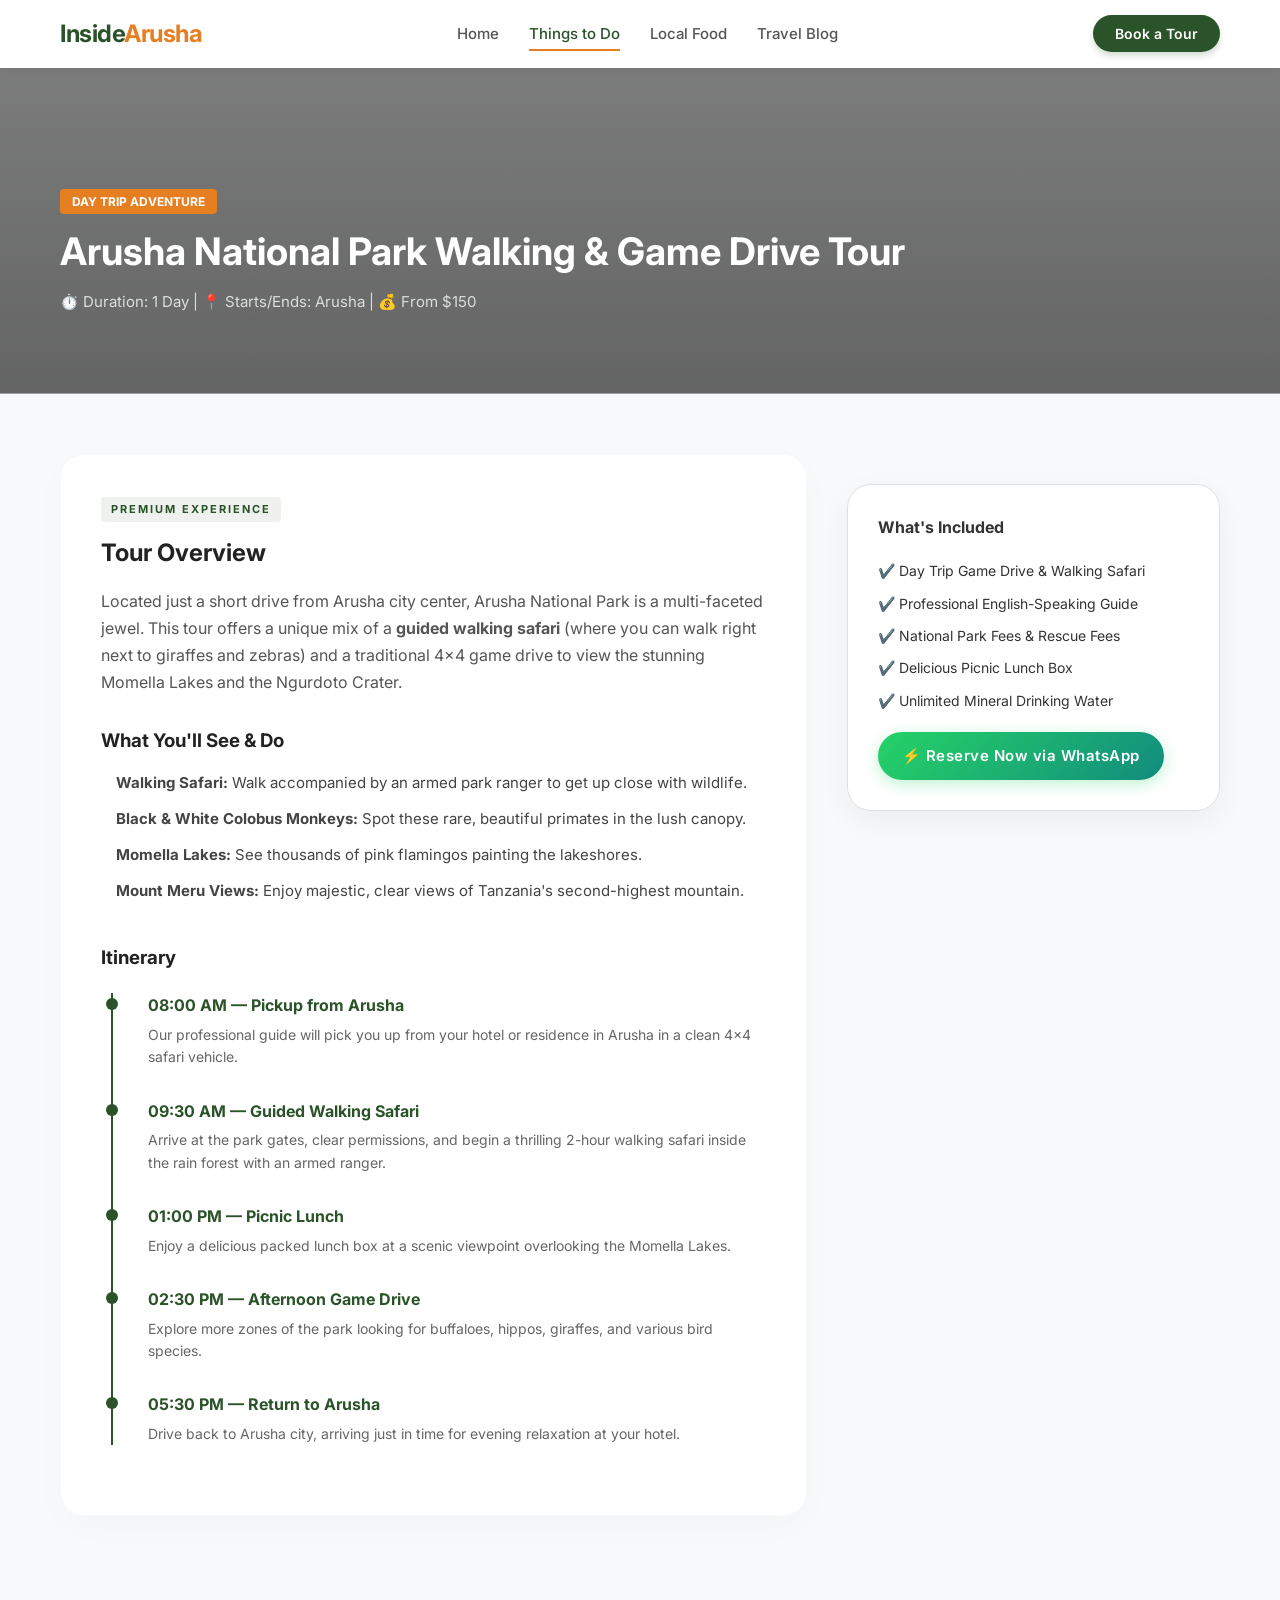
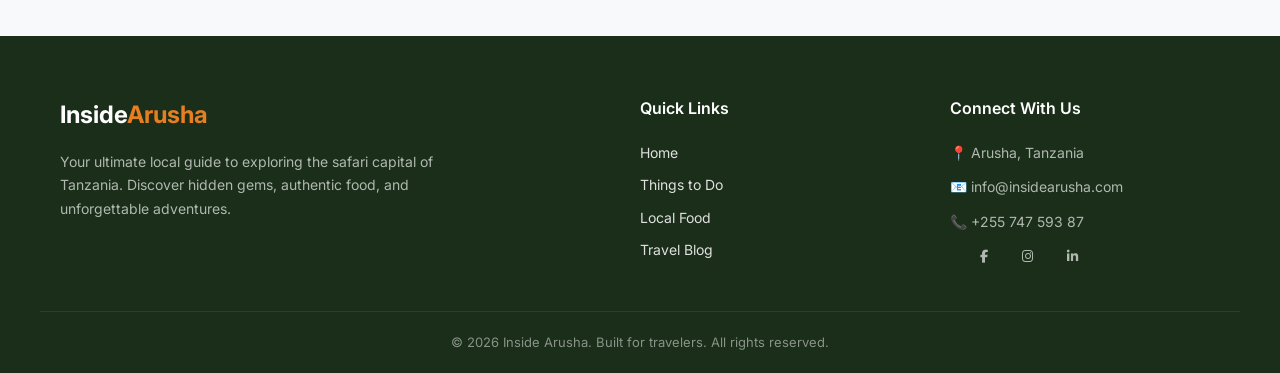
<file: arusha-park.html>
<!DOCTYPE html>
<html lang="en">
<head>
    <meta charset="UTF-8">
    <meta name="viewport" content="width=device-width, initial-scale=1.0">
    <title>Arusha National Park Day Tour | Inside Arusha</title>
    <link href="https://fonts.googleapis.com/css2?family=Inter:wght=400;500;600;700&display=swap" rel="stylesheet">
    <link rel="stylesheet" href="style.css">
    <link rel="stylesheet" href="https://cdnjs.cloudflare.com/ajax/libs/font-awesome/6.7.2/css/all.min.css">
    <link rel="icon" type="image/jpeg" href="images/favicon.jpg">
</head>
<body>
<header class="site-header">
        <div class="header-container">
            <div class="logo">
                <a href="index.html">Inside<span>Arusha</span></a>
            </div>

            <button class="menu-toggle" id="mobile-menu" aria-label="Toggle navigation">
                <span class="bar"></span>
                <span class="bar"></span>
                <span class="bar"></span>
            </button>

            <nav class="main-navigation" id="nav-menu">
                <ul class="nav-links">
                    <li><a href="index.html">Home</a></li>
                    <li><a href="things-to-do.html" class="active">Things to Do</a></li>
                    <li><a href="local-food.html">Local Food</a></li>
                    <li><a href="blog.html">Travel Blog</a></li>
                </ul>
            </nav>

            <div class="header-action">
                <a href="https://wa.me/25574759387" target="_blank" class="btn-book">Book a Tour</a>
            </div>
        </div>
    </header>
    <section class="tour-hero">
        <div class="tour-hero-overlay">
            <div class="section-container">
                <span class="tour-badge">Day Trip Adventure</span>
                <h1 class="tour-main-title">Arusha National Park Walking & Game Drive Tour</h1>
                <p class="tour-meta-info">⏱️ Duration: 1 Day | 📍 Starts/Ends: Arusha | 💰 From $150</p>
            </div>
        </div>
    </section>

    <section class="tour-details-section">
    <div class="section-container tour-grid-layout">
        
        <div class="tour-main-content unique-minimalist-content">
            <div class="luxury-card-badge">Premium Experience</div>
            <h2>Tour Overview</h2>
            <p class="tour-description">
                    Located just a short drive from Arusha city center, Arusha National Park is a multi-faceted jewel. 
                    This tour offers a unique mix of a <strong>guided walking safari</strong> (where you can walk right next to giraffes and zebras) 
                    and a traditional 4x4 game drive to view the stunning Momella Lakes and the Ngurdoto Crater.
                </p>

                <h3>What You'll See & Do</h3>
                <ul class="tour-bullets">
                    <li><strong>Walking Safari:</strong> Walk accompanied by an armed park ranger to get up close with wildlife.</li>
                    <li><strong>Black & White Colobus Monkeys:</strong> Spot these rare, beautiful primates in the lush canopy.</li>
                    <li><strong>Momella Lakes:</strong> See thousands of pink flamingos painting the lakeshores.</li>
                    <li><strong>Mount Meru Views:</strong> Enjoy majestic, clear views of Tanzania's second-highest mountain.</li>
                </ul>

                <h3>Itinerary</h3>
                <div class="itinerary-timeline luxury-timeline">
                    <div class="timeline-item">
                        <h4>08:00 AM — Pickup from Arusha</h4>
                        <p>Our professional guide will pick you up from your hotel or residence in Arusha in a clean 4x4 safari vehicle.</p>
                    </div>
                    <div class="timeline-item">
                        <h4>09:30 AM — Guided Walking Safari</h4>
                        <p>Arrive at the park gates, clear permissions, and begin a thrilling 2-hour walking safari inside the rain forest with an armed ranger.</p>
                    </div>
                    <div class="timeline-item">
                        <h4>01:00 PM — Picnic Lunch</h4>
                        <p>Enjoy a delicious packed lunch box at a scenic viewpoint overlooking the Momella Lakes.</p>
                    </div>
                    <div class="timeline-item">
                        <h4>02:30 PM — Afternoon Game Drive</h4>
                        <p>Explore more zones of the park looking for buffaloes, hippos, giraffes, and various bird species.</p>
                    </div>
                    <div class="timeline-item">
                        <h4>05:30 PM — Return to Arusha</h4>
                        <p>Drive back to Arusha city, arriving just in time for evening relaxation at your hotel.</p>
                    </div>
                </div>
            </div>

           <div class="tour-sidebar">
    <div class="booking-sticky-box high-end-glassbox">
        <h4>What's Included</h4>
        <ul class="inclusion-list premium-inclusions">
            <li><span>✔️</span> Day Trip Game Drive & Walking Safari</li>
            <li><span>✔️</span> Professional English-Speaking Guide</li>
            <li><span>✔️</span> National Park Fees & Rescue Fees</li>
            <li><span>✔️</span> Delicious Picnic Lunch Box</li>
            <li><span>✔️</span> Unlimited Mineral Drinking Water</li>
        </ul>
        
        <a href="https://wa.me/25574759387?text=Hi!+I'm+interested+in+the+Arusha+National+Park+Tour" target="_blank" class="btn-sidebar-book luxury-btn">
            ⚡ Reserve Now via WhatsApp
        </a>
    </div>
</div>

        </div>
    </section>
     <footer class="site-footer">
        <div class="footer-container">
            <div class="footer-brand">
                <h3>Inside<span>Arusha</span></h3>
                <p>Your ultimate local guide to exploring the safari capital of Tanzania. Discover hidden gems, authentic food, and unforgettable adventures.</p>
            </div>
            <div class="footer-links">
                <h4>Quick Links</h4>
                <ul>
                    <li><a href="index.html">Home</a></li>
                    <li><a href="things-to-do.html">Things to Do</a></li>
                    <li><a href="local-food.html">Local Food</a></li>
                    <li><a href="blog.html">Travel Blog</a></li>
                </ul>
            </div>
            <div class="footer-contact">
                <h4>Connect With Us</h4>
                <p>📍 Arusha, Tanzania</p>
                <p>📧 info@insidearusha.com</p>
                <p>📞 +255 747 593 87</p>
                                    <a href="https://facebook.com" target="_blank" class="footer-social-link"><i class="fa-brands fa-facebook-f"></i></a>
                    <a href="https://instagram.com" target="_blank" class="footer-social-link"><i class="fa-brands fa-instagram"></i></a>
                    <a href="https://linkedin.com" target="_blank" class="footer-social-link"><i class="fa-brands fa-linkedin-in"></i></a>
                    
                    
                </div>
            </div>
        </div>
        <div class="footer-bottom">
            <p>&copy; 2026 Inside Arusha. Built for travelers. All rights reserved.</p>
        </div>
    </footer>
    <script>
        const menuToggle = document.getElementById('mobile-menu');
        const navMenu = document.getElementById('nav-menu');

        menuToggle.addEventListener('click', () => {
            menuToggle.classList.toggle('is-active');
            navMenu.classList.toggle('active');
        });
    </script>

</body>
</html>
</file>
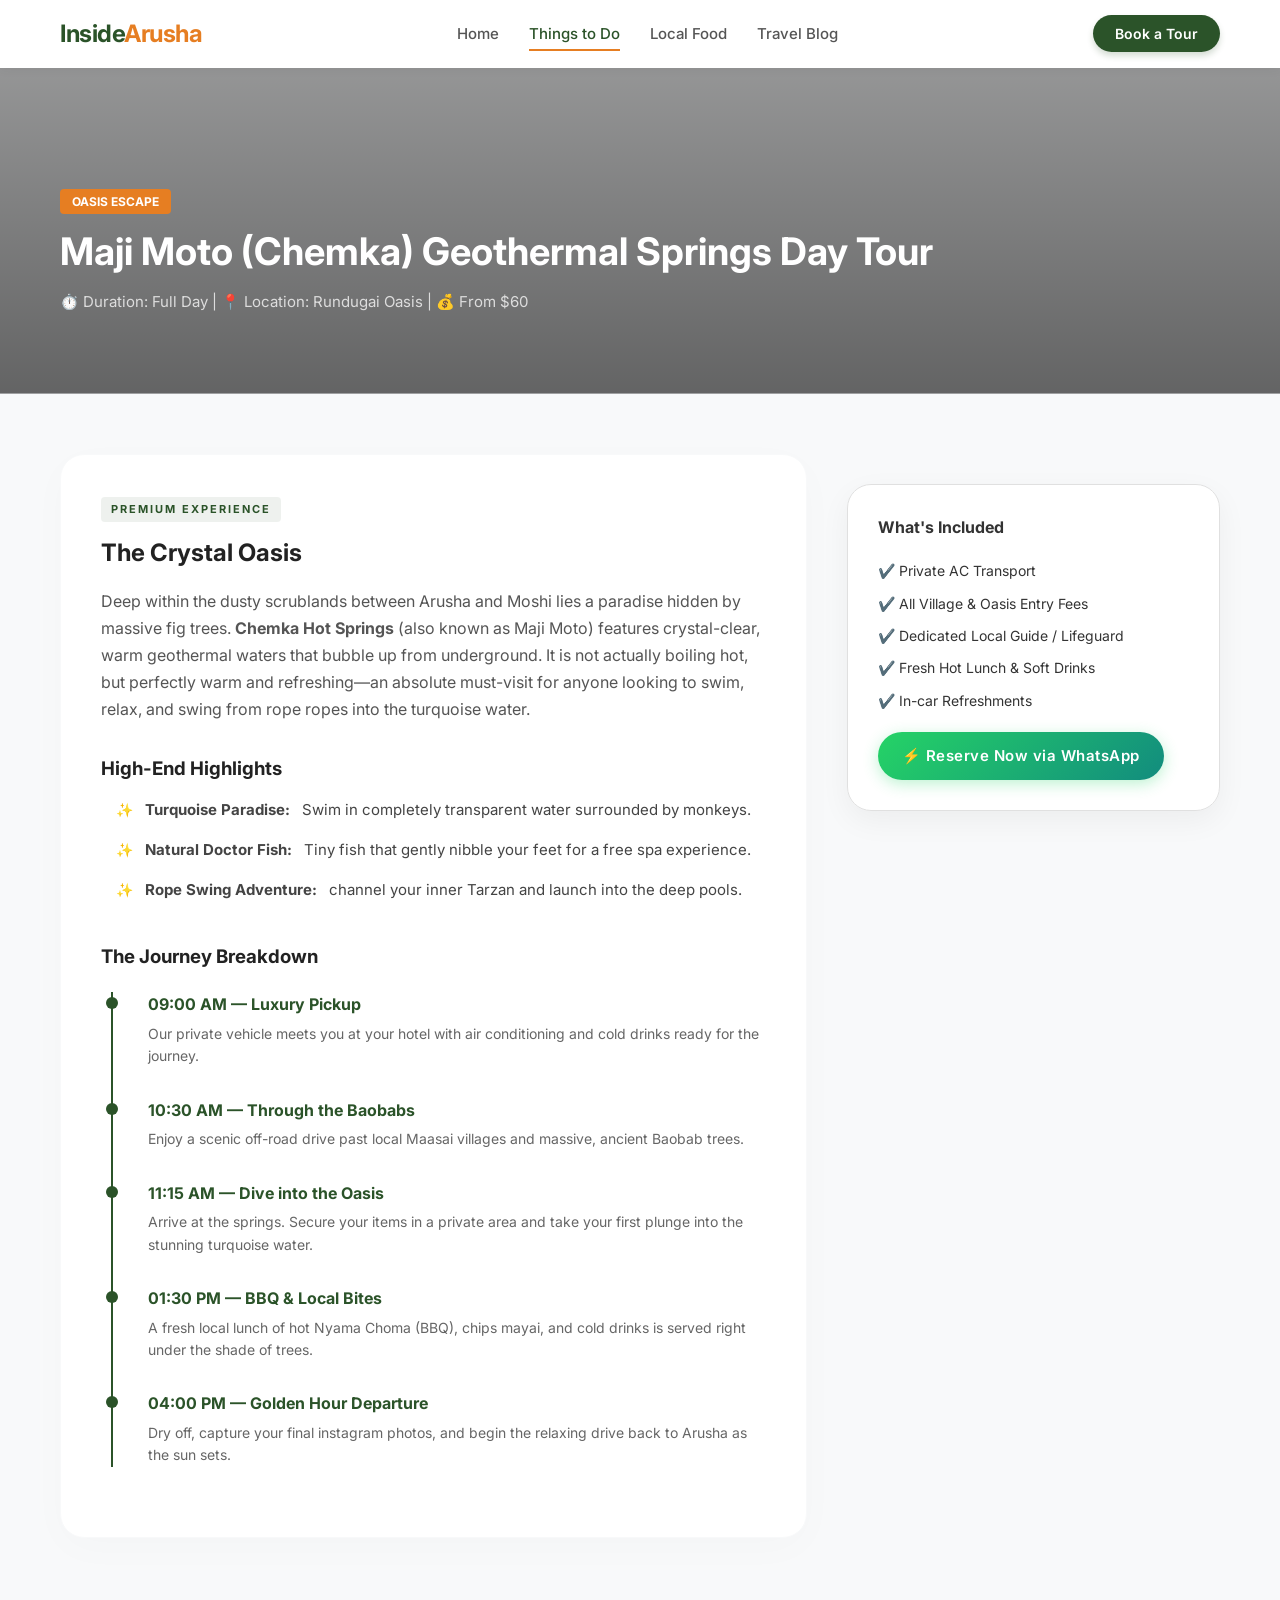
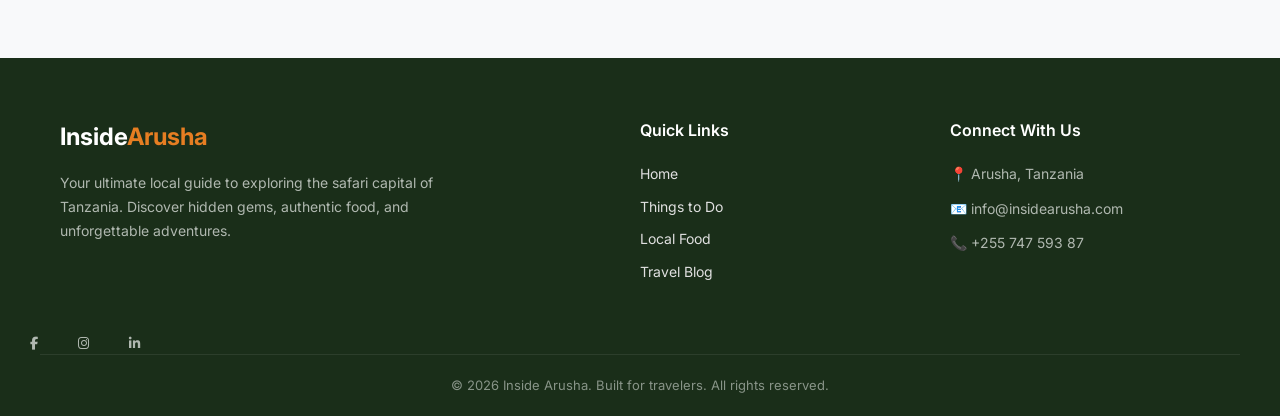
<file: chemka-springs.html>
<!DOCTYPE html>
<html lang="en">
<head>
    <meta charset="UTF-8">
    <meta name="viewport" content="width=device-width, initial-scale=1.0">
    <title>Chemka Hot Springs Day Trip | Inside Arusha</title>
    <link href="https://fonts.googleapis.com/css2?family=Inter:wght=400;500;600;700&display=swap" rel="stylesheet">
    <link rel="stylesheet" href="style.css">
    <link rel="stylesheet" href="https://cdnjs.cloudflare.com/ajax/libs/font-awesome/6.7.2/css/all.min.css">
    <link rel="icon" type="image/jpeg" href="images/favicon.jpg">
</head>
<body>
    <header class="site-header">
        <div class="header-container">
            <div class="logo"><a href="index.html">Inside<span>Arusha</span></a></div>
            
            <button class="menu-toggle" id="mobile-menu" aria-label="Toggle navigation">
                <span class="bar"></span>
                <span class="bar"></span>
                <span class="bar"></span>
            </button>

            <nav class="main-navigation" id="nav-menu">
                <ul class="nav-links">
                    <li><a href="index.html">Home</a></li>
                    <li><a href="things-to-do.html" class="active">Things to Do</a></li>
                    <li><a href="local-food.html">Local Food</a></li>
                    <li><a href="blog.html">Travel Blog</a></li>
                </ul>
            </nav>
            <div class="header-action"><a href="https://wa.me/25574759387" target="_blank" class="btn-book">Book a Tour</a></div>
        </div>
    </header>
    <section class="tour-hero chemka-hero">
        <div class="tour-hero-overlay">
            <div class="section-container">
                <span class="tour-badge animate-badge">Oasis Escape</span>
                <h1 class="tour-main-title">Maji Moto (Chemka) Geothermal Springs Day Tour</h1>
                <p class="tour-meta-info">⏱️ Duration: Full Day | 📍 Location: Rundugai Oasis | 💰 From $60</p>
            </div>
        </div>
    </section>
    <section class="tour-details-section">
        <div class="section-container tour-grid-layout">
            <div class="tour-main-content unique-minimalist-content">
                <div class="luxury-card-badge">Premium Experience</div>
                <h2>The Crystal Oasis</h2>
                <p class="tour-description">
                    Deep within the dusty scrublands between Arusha and Moshi lies a paradise hidden by massive fig trees. 
                    <strong>Chemka Hot Springs</strong> (also known as Maji Moto) features crystal-clear, warm geothermal waters 
                    that bubble up from underground. It is not actually boiling hot, but perfectly warm and refreshing—an absolute 
                    must-visit for anyone looking to swim, relax, and swing from rope ropes into the turquoise water.
                </p>

                <h3>High-End Highlights</h3>
                <ul class="tour-bullets luxury-bullets">
                    <li><span>✨</span> <strong>Turquoise Paradise:</strong> Swim in completely transparent water surrounded by monkeys.</li>
                    <li><span>✨</span> <strong>Natural Doctor Fish:</strong> Tiny fish that gently nibble your feet for a free spa experience.</li>
                    <li><span>✨</span> <strong>Rope Swing Adventure:</strong> channel your inner Tarzan and launch into the deep pools.</li>
                </ul>

                <h3>The Journey Breakdown</h3>
                <div class="itinerary-timeline luxury-timeline">
                    <div class="timeline-item">
                        <h4>09:00 AM — Luxury Pickup</h4>
                        <p>Our private vehicle meets you at your hotel with air conditioning and cold drinks ready for the journey.</p>
                    </div>
                    <div class="timeline-item">
                        <h4>10:30 AM — Through the Baobabs</h4>
                        <p>Enjoy a scenic off-road drive past local Maasai villages and massive, ancient Baobab trees.</p>
                    </div>
                    <div class="timeline-item">
                        <h4>11:15 AM — Dive into the Oasis</h4>
                        <p>Arrive at the springs. Secure your items in a private area and take your first plunge into the stunning turquoise water.</p>
                    </div>
                    <div class="timeline-item">
                        <h4>01:30 PM — BBQ & Local Bites</h4>
                        <p>A fresh local lunch of hot Nyama Choma (BBQ), chips mayai, and cold drinks is served right under the shade of trees.</p>
                    </div>
                    <div class="timeline-item">
                        <h4>04:00 PM — Golden Hour Departure</h4>
                        <p>Dry off, capture your final instagram photos, and begin the relaxing drive back to Arusha as the sun sets.</p>
                    </div>
                </div>
            </div>
            <div class="tour-sidebar">
                <div class="booking-sticky-box high-end-glassbox">
                    <h4>What's Included</h4>
                    <ul class="inclusion-list premium-inclusions">
                        <li><span>✔️</span> Private AC Transport</li>
                        <li><span>✔️</span> All Village & Oasis Entry Fees</li>
                        <li><span>✔️</span> Dedicated Local Guide / Lifeguard</li>
                        <li><span>✔️</span> Fresh Hot Lunch & Soft Drinks</li>
                        <li><span>✔️</span> In-car Refreshments</li>
                    </ul>
                    
                    <a href="https://wa.me/25574759387?text=Hi!+I'm+interested+in+the+Chemka+Hot+Springs+Tour" target="_blank" class="btn-sidebar-book luxury-btn">
                        ⚡ Reserve Now via WhatsApp
                    </a>
                </div>
            </div>

        </div>
    </section>
    <footer class="site-footer">
        <div class="footer-container">
            <div class="footer-brand">
                <h3>Inside<span>Arusha</span></h3>
                <p>Your ultimate local guide to exploring the safari capital of Tanzania. Discover hidden gems, authentic food, and unforgettable adventures.</p>
            </div>
            <div class="footer-links">
                <h4>Quick Links</h4>
                <ul>
                    <li><a href="index.html">Home</a></li>
                    <li><a href="things-to-do.html">Things to Do</a></li>
                    <li><a href="local-food.html">Local Food</a></li>
                    <li><a href="blog.html">Travel Blog</a></li>
                </ul>
            </div>
            <div class="footer-contact">
                <h4>Connect With Us</h4>
                <p>📍 Arusha, Tanzania</p>
                <p>📧 info@insidearusha.com</p>
                <p>📞 +255 747 593 87</p>
            </div>
        </div>
        <div class="footer-socials">
    <a href="https://facebook.com" target="_blank" class="footer-social-link"><i class="fa-brands fa-facebook-f"></i></a>
    <a href="https://instagram.com" target="_blank" class="footer-social-link"><i class="fa-brands fa-instagram"></i></a>
    <a href="https://linkedin.com" target="_blank" class="footer-social-link"><i class="fa-brands fa-linkedin-in"></i></a>
</div>
<div class="footer-bottom">
            <p>&copy; 2026 Inside Arusha. Built for travelers. All rights reserved.</p>
        </div>
    </footer>

    <script>
        const menuToggle = document.getElementById('mobile-menu');
        const navMenu = document.getElementById('nav-menu');
        menuToggle.addEventListener('click', () => {
            menuToggle.classList.toggle('is-active');
            navMenu.classList.toggle('active');
        });
    </script>

</body>
</html>
</file>
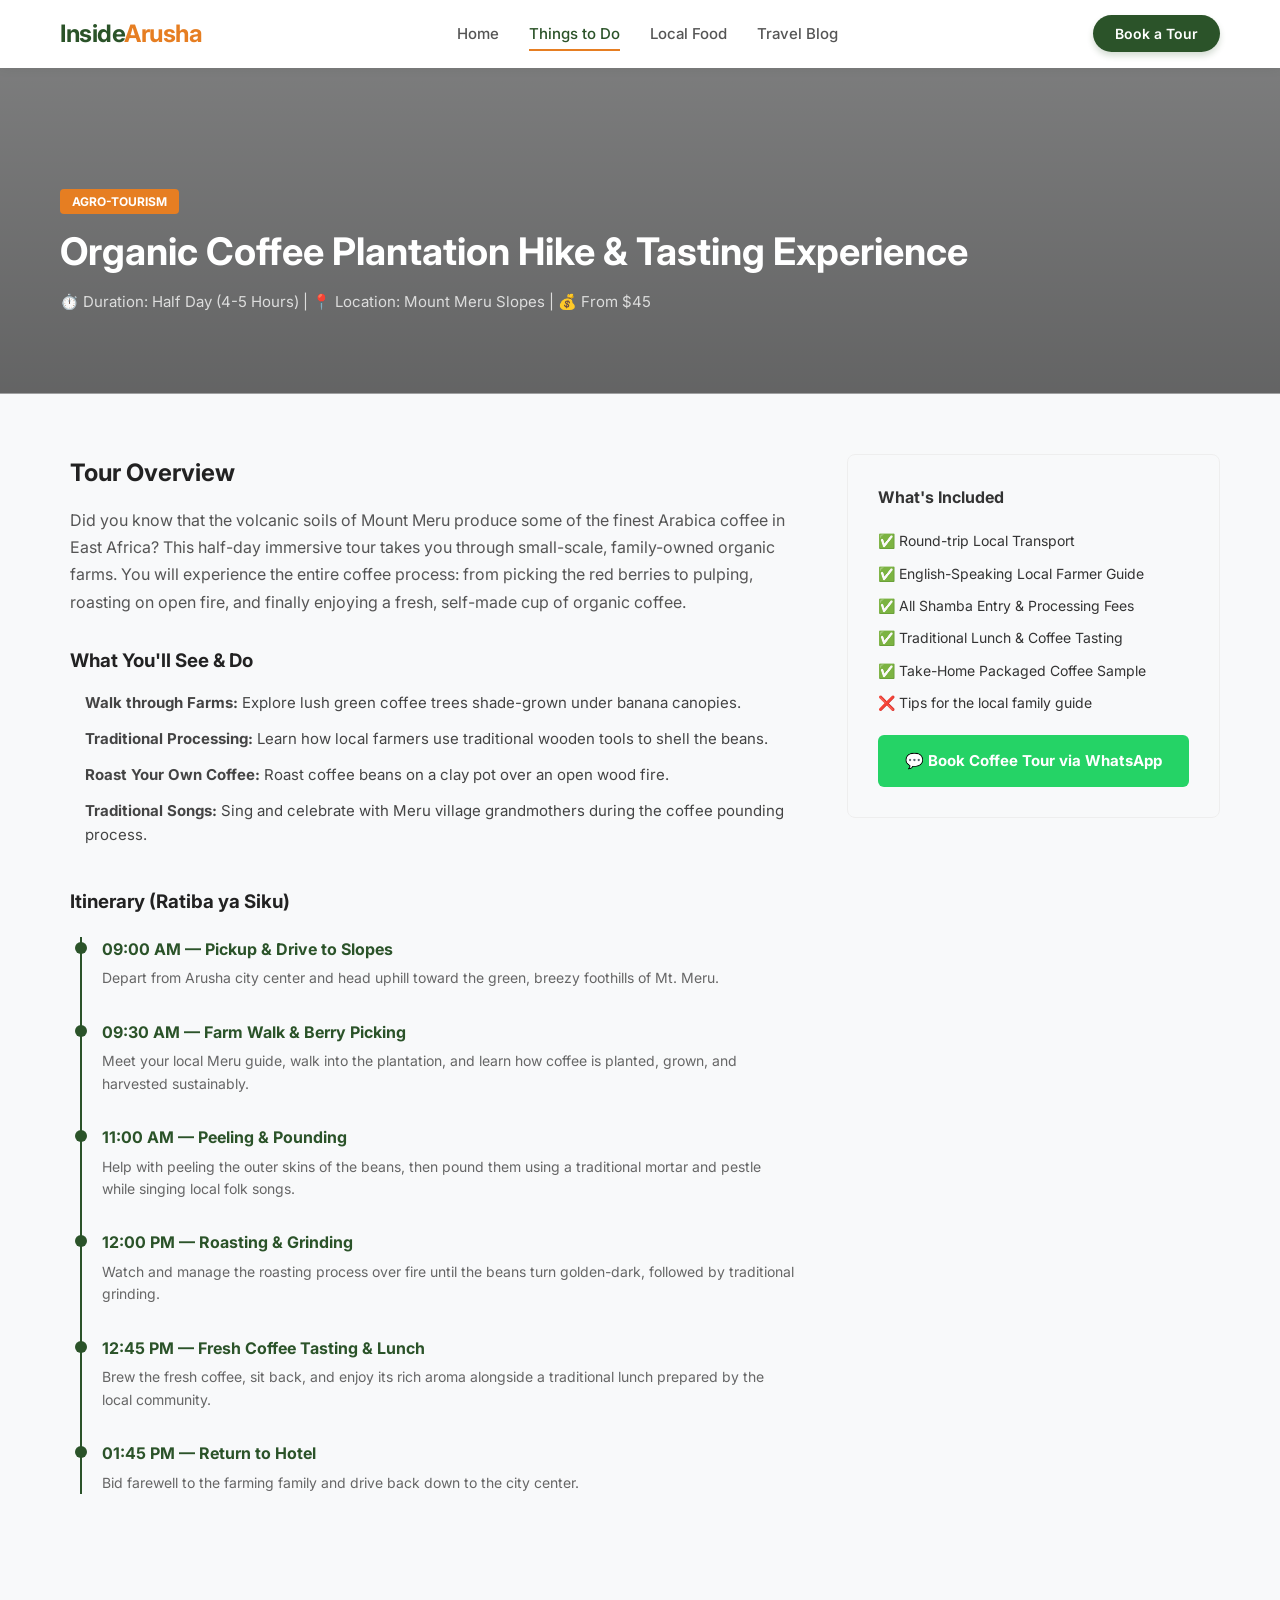
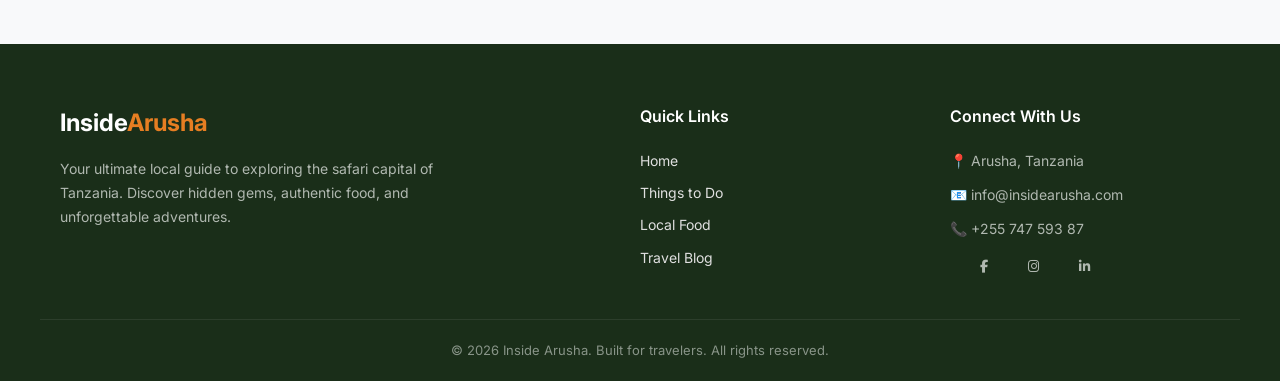
<file: coffee-tour.html>
<!DOCTYPE html>
<html lang="en">
<head>
    <meta charset="UTF-8">
    <meta name="viewport" content="width=device-width, initial-scale=1.0">
    <title>Meru Coffee Tour | Inside Arusha</title>
    <link href="https://fonts.googleapis.com/css2?family=Inter:wght=400;500;600;700&display=swap" rel="stylesheet">
    <link rel="stylesheet" href="style.css">
    <link rel="stylesheet" href="https://cdnjs.cloudflare.com/ajax/libs/font-awesome/6.7.2/css/all.min.css">
    <link rel="icon" type="image/jpeg" href="images/favicon.jpg">
</head>
<body>
    <header class="site-header">
        <div class="header-container">
            <div class="logo"><a href="index.html">Inside<span>Arusha</span></a></div>
            
            <button class="menu-toggle" id="mobile-menu" aria-label="Toggle navigation">
                <span class="bar"></span>
                <span class="bar"></span>
                <span class="bar"></span>
            </button>

            <nav class="main-navigation" id="nav-menu">
                <ul class="nav-links">
                    <li><a href="index.html">Home</a></li>
                    <li><a href="things-to-do.html" class="active">Things to Do</a></li>
                    <li><a href="local-food.html">Local Food</a></li>
                    <li><a href="blog.html">Travel Blog</a></li>
                </ul>
            </nav>
            <div class="header-action"><a href="https://wa.me/25574759387" target="_blank" class="btn-book">Book a Tour</a></div>
        </div>
    </header>

    <section class="tour-hero coffee-hero">
        <div class="tour-hero-overlay">
            <div class="section-container">
                <span class="tour-badge">Agro-Tourism</span>
                <h1 class="tour-main-title">Organic Coffee Plantation Hike & Tasting Experience</h1>
                <p class="tour-meta-info">⏱️ Duration: Half Day (4-5 Hours) | 📍 Location: Mount Meru Slopes | 💰 From $45</p>
            </div>
        </div>
    </section>

    <section class="tour-details-section">
        <div class="section-container tour-grid-layout">
            
            <div class="tour-main-content">
                <h2>Tour Overview</h2>
                <p class="tour-description">
                    Did you know that the volcanic soils of Mount Meru produce some of the finest Arabica coffee in East Africa? 
                    This half-day immersive tour takes you through small-scale, family-owned organic farms. 
                    You will experience the entire coffee process: from picking the red berries to pulping, roasting on open fire, 
                    and finally enjoying a fresh, self-made cup of organic coffee.
                </p>

                <h3>What You'll See & Do</h3>
                <ul class="tour-bullets">
                    <li><strong>Walk through Farms:</strong> Explore lush green coffee trees shade-grown under banana canopies.</li>
                    <li><strong>Traditional Processing:</strong> Learn how local farmers use traditional wooden tools to shell the beans.</li>
                    <li><strong>Roast Your Own Coffee:</strong> Roast coffee beans on a clay pot over an open wood fire.</li>
                    <li><strong>Traditional Songs:</strong> Sing and celebrate with Meru village grandmothers during the coffee pounding process.</li>
                </ul>

                <h3>Itinerary (Ratiba ya Siku)</h3>
                <div class="itinerary-timeline">
                    <div class="timeline-item">
                        <h4>09:00 AM — Pickup & Drive to Slopes</h4>
                        <p>Depart from Arusha city center and head uphill toward the green, breezy foothills of Mt. Meru.</p>
                    </div>
                    <div class="timeline-item">
                        <h4>09:30 AM — Farm Walk & Berry Picking</h4>
                        <p>Meet your local Meru guide, walk into the plantation, and learn how coffee is planted, grown, and harvested sustainably.</p>
                    </div>
                    <div class="timeline-item">
                        <h4>11:00 AM — Peeling & Pounding</h4>
                        <p>Help with peeling the outer skins of the beans, then pound them using a traditional mortar and pestle while singing local folk songs.</p>
                    </div>
                    <div class="timeline-item">
                        <h4>12:00 PM — Roasting & Grinding</h4>
                        <p>Watch and manage the roasting process over fire until the beans turn golden-dark, followed by traditional grinding.</p>
                    </div>
                    <div class="timeline-item">
                        <h4>12:45 PM — Fresh Coffee Tasting & Lunch</h4>
                        <p>Brew the fresh coffee, sit back, and enjoy its rich aroma alongside a traditional lunch prepared by the local community.</p>
                    </div>
                    <div class="timeline-item">
                        <h4>01:45 PM — Return to Hotel</h4>
                        <p>Bid farewell to the farming family and drive back down to the city center.</p>
                    </div>
                </div>
            </div>

            <div class="tour-sidebar">
                <div class="booking-sticky-box">
                    <h4>What's Included</h4>
                    <ul class="inclusion-list">
                        <li class="included">✅ Round-trip Local Transport</li>
                        <li class="included">✅ English-Speaking Local Farmer Guide</li>
                        <li class="included">✅ All Shamba Entry & Processing Fees</li>
                        <li class="included">✅ Traditional Lunch & Coffee Tasting</li>
                        <li class="included">✅ Take-Home Packaged Coffee Sample</li>
                        <li class="excluded">❌ Tips for the local family guide</li>
                    </ul>
                    
                    <a href="https://wa.me/25574759387?text=Hi!+I'm+interested+in+the+Meru+Coffee+Tour" target="_blank" class="btn-sidebar-book">
                        💬 Book Coffee Tour via WhatsApp
                    </a>
                </div>
            </div>

        </div>
    </section>

    <footer class="site-footer">
        <div class="footer-container">
            <div class="footer-brand">
                <h3>Inside<span>Arusha</span></h3>
                <p>Your ultimate local guide to exploring the safari capital of Tanzania. Discover hidden gems, authentic food, and unforgettable adventures.</p>
            </div>
            
            <div class="footer-links">
                <h4>Quick Links</h4>
                <ul>
                    <li><a href="index.html">Home</a></li>
                    <li><a href="things-to-do.html">Things to Do</a></li>
                    <li><a href="local-food.html">Local Food</a></li>
                    <li><a href="blog.html">Travel Blog</a></li>
                </ul>
            </div>
            
            <div class="footer-contact">
                <h4>Connect With Us</h4>
                <p>📍 Arusha, Tanzania</p>
                <p>📧 info@insidearusha.com</p>
                <p>📞 +255 747 593 87</p>
                <div class="footer-socials">
                    <a href="https://facebook.com" target="_blank" class="footer-social-link"><i class="fa-brands fa-facebook-f"></i></a>
        <a href="https://instagram.com" target="_blank" class="footer-social-link"><i class="fa-brands fa-instagram"></i></a>
        <a href="https://linkedin.com" target="_blank" class="footer-social-link"><i class="fa-brands fa-linkedin-in"></i></a>
                    
                </div>
            </div>
        </div>
        <div class="footer-bottom">
            <p>&copy; 2026 Inside Arusha. Built for travelers. All rights reserved.</p>
        </div>
    </footer>

    <script>
        const menuToggle = document.getElementById('mobile-menu');
        const navMenu = document.getElementById('nav-menu');

        menuToggle.addEventListener('click', () => {
            menuToggle.classList.toggle('is-active');
            navMenu.classList.toggle('active');
        });
    </script>

</body>
</html>
</file>
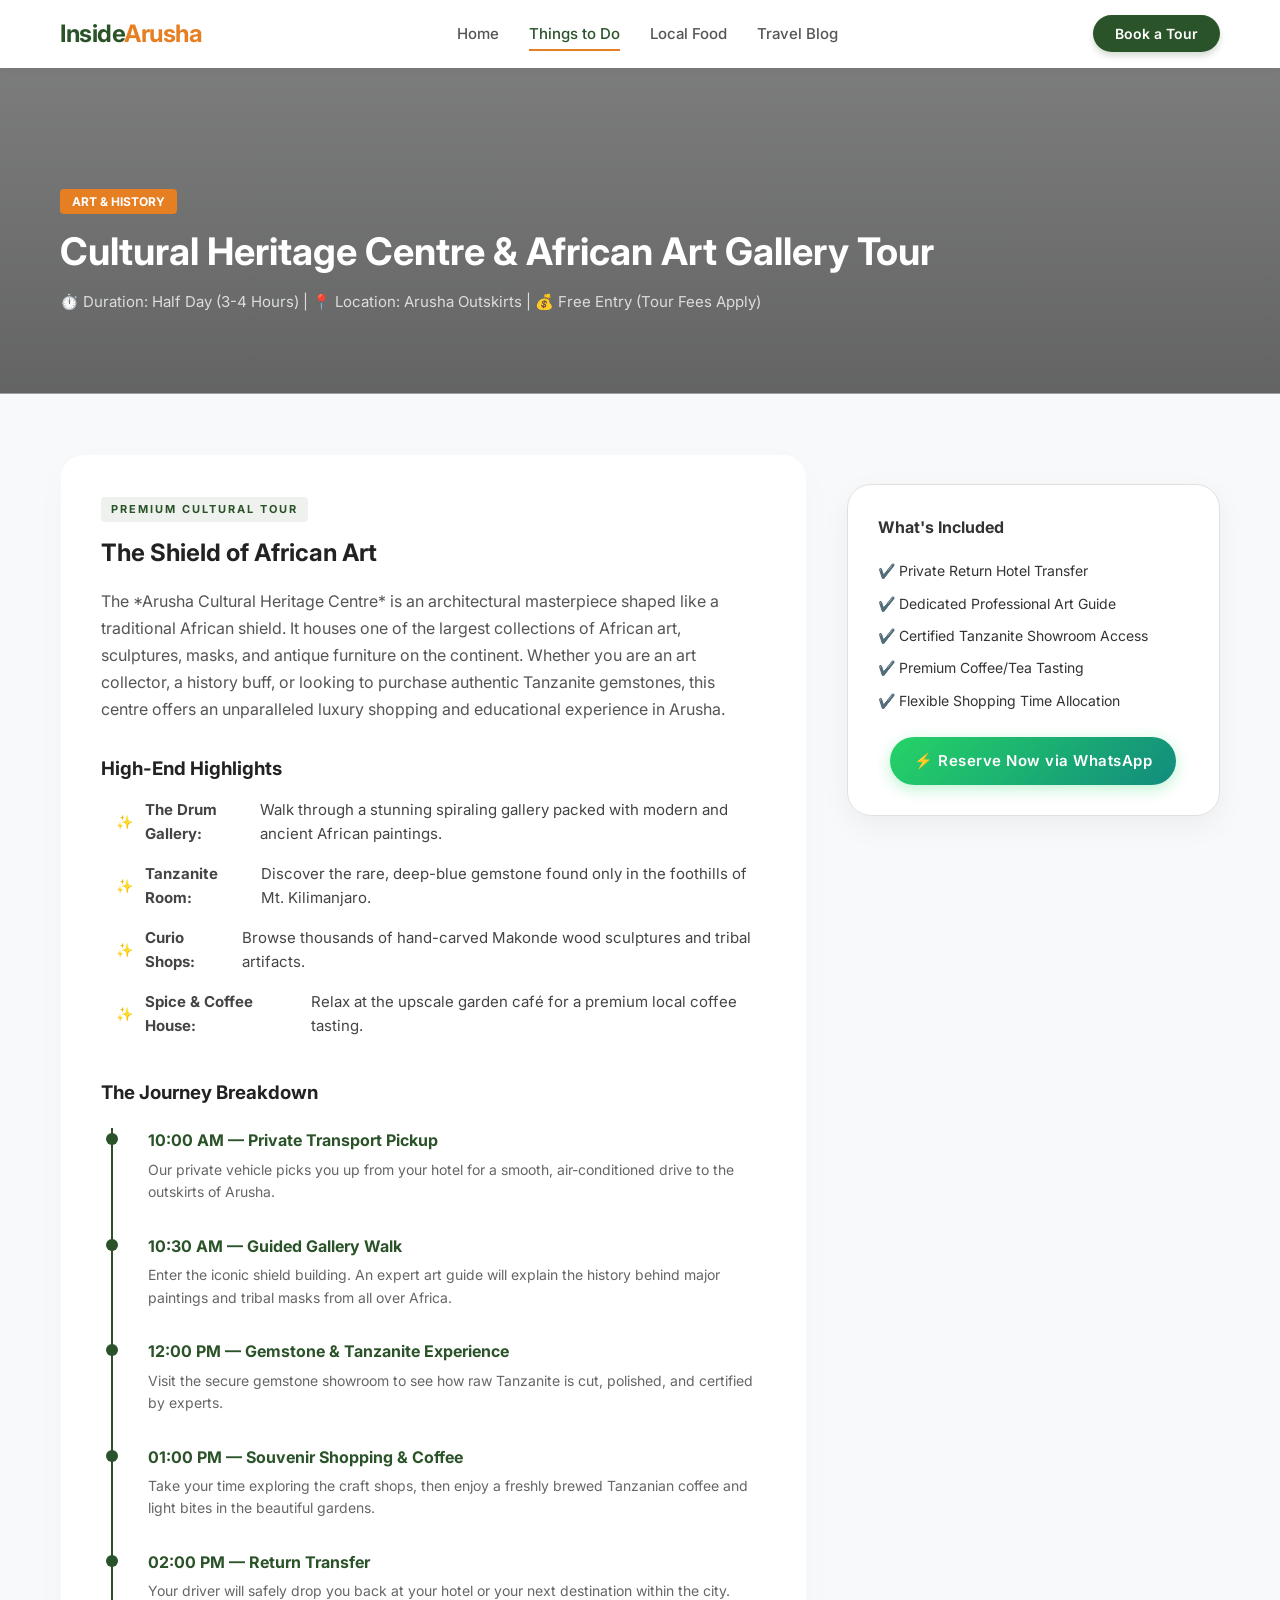
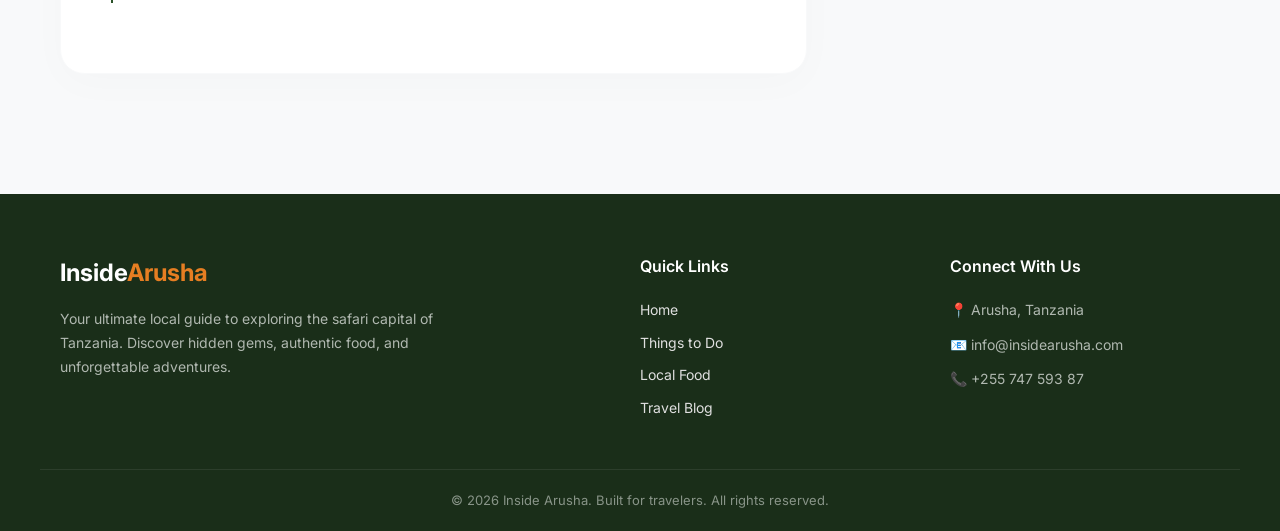
<file: cultural-heritage.html>
<!DOCTYPE html>
<html lang="en">
<head>
    <meta charset="UTF-8">
    <meta name="viewport" content="width=device-width, initial-scale=1.0">
    <title>Arusha Cultural Heritage Centre | Inside Arusha</title>
    <link href="https://fonts.googleapis.com/css2?family=Inter:wght=400;500;600;700&display=swap" rel="stylesheet">
    <link rel="stylesheet" href="style.css">
    <link rel="icon" type="image/jpeg" href="images/favicon.jpg">
</head>
<body>

    <header class="site-header">
        <div class="header-container">
            <div class="logo"><a href="index.html">Inside<span>Arusha</span></a></div>
            
            <button class="menu-toggle" id="mobile-menu" aria-label="Toggle navigation">
                <span class="bar"></span>
                <span class="bar"></span>
                <span class="bar"></span>
            </button>

            <nav class="main-navigation" id="nav-menu">
                <ul class="nav-links">
                    <li><a href="index.html">Home</a></li>
                    <li><a href="things-to-do.html" class="active">Things to Do</a></li>
                    <li><a href="local-food.html">Local Food</a></li>
                    <li><a href="blog.html">Travel Blog</a></li>
                </ul>
            </nav>
            <div class="header-action"><a href="https://wa.me/25574759387" target="_blank" class="btn-book">Book a Tour</a></div>
        </div>
    </header>

    <section class="tour-hero heritage-hero">
        <div class="tour-hero-overlay">
            <div class="section-container">
                <span class="tour-badge animate-badge">Art & History</span>
                <h1 class="tour-main-title">Cultural Heritage Centre & African Art Gallery Tour</h1>
                <p class="tour-meta-info">⏱️ Duration: Half Day (3-4 Hours) | 📍 Location: Arusha Outskirts | 💰 Free Entry (Tour Fees Apply)</p>
            </div>
        </div>
    </section>

    <section class="tour-details-section">
        <div class="section-container tour-grid-layout">
            
            <div class="tour-main-content unique-minimalist-content">
                <div class="luxury-card-badge">Premium Cultural Tour</div>
                <h2>The Shield of African Art</h2>
                <p class="tour-description">
                    The *Arusha Cultural Heritage Centre* is an architectural masterpiece shaped like a traditional African shield. 
                    It houses one of the largest collections of African art, sculptures, masks, and antique furniture on the continent. 
                    Whether you are an art collector, a history buff, or looking to purchase authentic Tanzanite gemstones, this centre 
                    offers an unparalleled luxury shopping and educational experience in Arusha.
                </p>

                <h3>High-End Highlights</h3>
                <ul class="tour-bullets luxury-bullets">
                    <li><span>✨</span> <strong>The Drum Gallery:</strong> Walk through a stunning spiraling gallery packed with modern and ancient African paintings.</li>
                    <li><span>✨</span> <strong>Tanzanite Room:</strong> Discover the rare, deep-blue gemstone found only in the foothills of Mt. Kilimanjaro.</li>
                    <li><span>✨</span> <strong>Curio Shops:</strong> Browse thousands of hand-carved Makonde wood sculptures and tribal artifacts.</li>
                    <li><span>✨</span> <strong>Spice & Coffee House:</strong> Relax at the upscale garden café for a premium local coffee tasting.</li>
                </ul>

                <h3>The Journey Breakdown</h3>
                <div class="itinerary-timeline luxury-timeline">
                    <div class="timeline-item">
                        <h4>10:00 AM — Private Transport Pickup</h4>
                        <p>Our private vehicle picks you up from your hotel for a smooth, air-conditioned drive to the outskirts of Arusha.</p>
                    </div>
                    <div class="timeline-item">
                        <h4>10:30 AM — Guided Gallery Walk</h4>
                        <p>Enter the iconic shield building. An expert art guide will explain the history behind major paintings and tribal masks from all over Africa.</p>
                    </div>
                    <div class="timeline-item">
                        <h4>12:00 PM — Gemstone & Tanzanite Experience</h4>
                        <p>Visit the secure gemstone showroom to see how raw Tanzanite is cut, polished, and certified by experts.</p>
                    </div>
                    <div class="timeline-item">
                        <h4>01:00 PM — Souvenir Shopping & Coffee</h4>
                        <p>Take your time exploring the craft shops, then enjoy a freshly brewed Tanzanian coffee and light bites in the beautiful gardens.</p>
                    </div>
                    <div class="timeline-item">
                        <h4>02:00 PM — Return Transfer</h4>
                        <p>Your driver will safely drop you back at your hotel or your next destination within the city.</p>
                    </div>
                </div>
            </div>

            <div class="tour-sidebar">
                <div class="booking-sticky-box high-end-glassbox">
                    <h4>What's Included</h4>
                    <ul class="inclusion-list premium-inclusions">
                        <li><span>✔️</span> Private Return Hotel Transfer</li>
                        <li><span>✔️</span> Dedicated Professional Art Guide</li>
                        <li><span>✔️</span> Certified Tanzanite Showroom Access</li>
                        <li><span>✔️</span> Premium Coffee/Tea Tasting</li>
                        <li><span>✔️</span> Flexible Shopping Time Allocation</li>
                    </ul>
                    
                    <div style="text-align: center; margin-top: 25px;">
                        <a href="https://wa.me/25574759387?text=Hi!+I'm+interested+in+the+Cultural+Heritage+Centre+Tour" class="btn-sidebar-book luxury-btn" target="_blank">
                            ⚡ Reserve Now via WhatsApp
                        </a>
                    </div>
                </div>
            </div>

        </div>
    </section>

    <footer class="site-footer">
        <div class="footer-container">
            <div class="footer-brand">
                <h3>Inside<span>Arusha</span></h3>
                <p>Your ultimate local guide to exploring the safari capital of Tanzania. Discover hidden gems, authentic food, and unforgettable adventures.</p>
            </div>
            <div class="footer-links">
                <h4>Quick Links</h4>
                <ul>
                    <li><a href="index.html">Home</a></li>
                    <li><a href="things-to-do.html">Things to Do</a></li>
                    <li><a href="local-food.html">Local Food</a></li>
                    <li><a href="blog.html">Travel Blog</a></li>
                </ul>
            </div>
            <div class="footer-contact">
                <h4>Connect With Us</h4>
                <p>📍 Arusha, Tanzania</p>
                <p>📧 info@insidearusha.com</p>
                <p>📞 +255 747 593 87</p>
            </div>
        </div>
        <div class="footer-bottom">
            <p>&copy; 2026 Inside Arusha. Built for travelers. All rights reserved.</p>
        </div>
    </footer>

    <script>
        const menuToggle = document.getElementById('mobile-menu');
        const navMenu = document.getElementById('nav-menu');
        menuToggle.addEventListener('click', () => {
            menuToggle.classList.toggle('is-active');
            navMenu.classList.toggle('active');
        });
    </script>

</body>
</html>
</file>
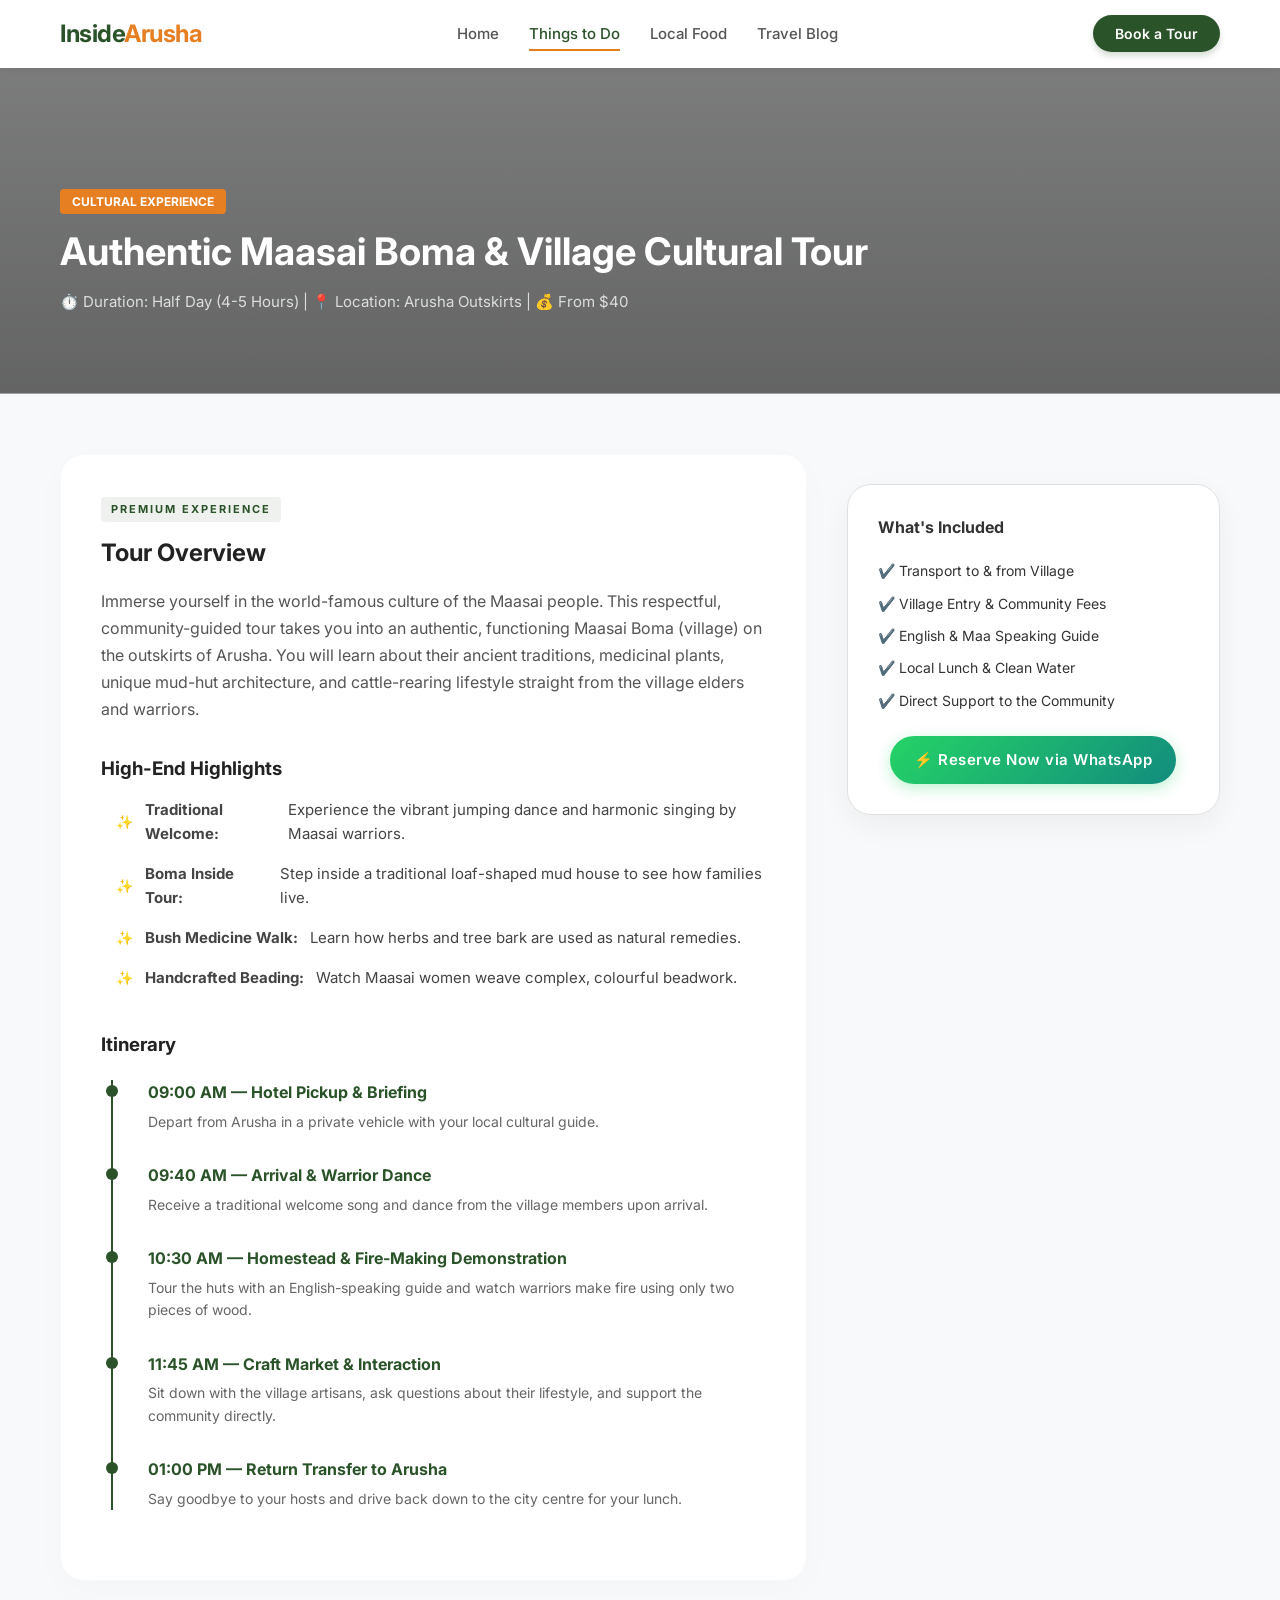
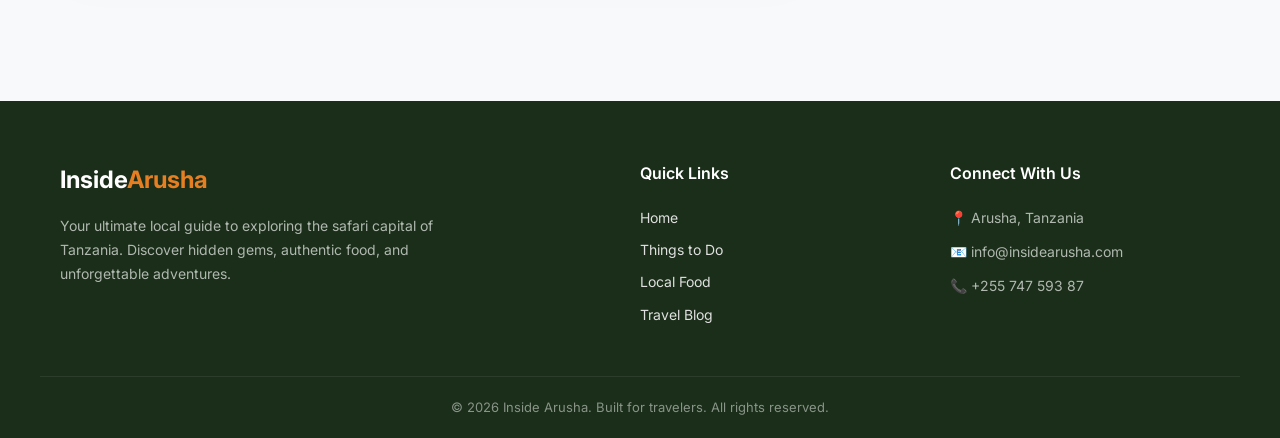
<file: cultural-tour.html>
<!DOCTYPE html>
<html lang="en">
<head>
    <meta charset="UTF-8">
    <meta name="viewport" content="width=device-width, initial-scale=1.0">
    <title>Maasai Cultural Tour | Inside Arusha</title>
    <link href="https://fonts.googleapis.com/css2?family=Inter:wght=400;500;600;700&display=swap" rel="stylesheet">
    <link rel="stylesheet" href="style.css">
    <link rel="icon" type="image/jpeg" href="images/favicon.jpg">
</head>
<body>

    <header class="site-header">
        <div class="header-container">
            <div class="logo"><a href="index.html">Inside<span>Arusha</span></a></div>
            
            <button class="menu-toggle" id="mobile-menu" aria-label="Toggle navigation">
                <span class="bar"></span>
                <span class="bar"></span>
                <span class="bar"></span>
            </button>

            <nav class="main-navigation" id="nav-menu">
                <ul class="nav-links">
                    <li><a href="index.html">Home</a></li>
                    <li><a href="things-to-do.html" class="active">Things to Do</a></li>
                    <li><a href="local-food.html">Local Food</a></li>
                    <li><a href="blog.html">Travel Blog</a></li>
                </ul>
            </nav>
            <div class="header-action"><a href="https://wa.me/25574759387" target="_blank" class="btn-book">Book a Tour</a></div>
        </div>
    </header>

    <section class="tour-hero cultural-hero">
        <div class="tour-hero-overlay">
            <div class="section-container">
                <span class="tour-badge animate-badge">Cultural Experience</span>
                <h1 class="tour-main-title">Authentic Maasai Boma & Village Cultural Tour</h1>
                <p class="tour-meta-info">⏱️ Duration: Half Day (4-5 Hours) | 📍 Location: Arusha Outskirts | 💰 From $40</p>
            </div>
        </div>
    </section>

    <section class="tour-details-section">
        <div class="section-container tour-grid-layout">
            
            <div class="tour-main-content unique-minimalist-content">
                <div class="luxury-card-badge">Premium Experience</div>
                <h2>Tour Overview</h2>
                <p class="tour-description">
                    Immerse yourself in the world-famous culture of the Maasai people. This respectful, community-guided tour 
                    takes you into an authentic, functioning Maasai Boma (village) on the outskirts of Arusha. You will learn about 
                    their ancient traditions, medicinal plants, unique mud-hut architecture, and cattle-rearing lifestyle straight 
                    from the village elders and warriors.
                </p>

                <h3>High-End Highlights</h3>
                <ul class="tour-bullets luxury-bullets">
                    <li><span>✨</span> <strong>Traditional Welcome:</strong> Experience the vibrant jumping dance and harmonic singing by Maasai warriors.</li>
                    <li><span>✨</span> <strong>Boma Inside Tour:</strong> Step inside a traditional loaf-shaped mud house to see how families live.</li>
                    <li><span>✨</span> <strong>Bush Medicine Walk:</strong> Learn how herbs and tree bark are used as natural remedies.</li>
                    <li><span>✨</span> <strong>Handcrafted Beading:</strong> Watch Maasai women weave complex, colourful beadwork.</li>
                </ul>

                <h3>Itinerary</h3>
                <div class="itinerary-timeline luxury-timeline">
                    <div class="timeline-item">
                        <h4>09:00 AM — Hotel Pickup & Briefing</h4>
                        <p>Depart from Arusha in a private vehicle with your local cultural guide.</p>
                    </div>
                    <div class="timeline-item">
                        <h4>09:40 AM — Arrival & Warrior Dance</h4>
                        <p>Receive a traditional welcome song and dance from the village members upon arrival.</p>
                    </div>
                    <div class="timeline-item">
                        <h4>10:30 AM — Homestead & Fire-Making Demonstration</h4>
                        <p>Tour the huts with an English-speaking guide and watch warriors make fire using only two pieces of wood.</p>
                    </div>
                    <div class="timeline-item">
                        <h4>11:45 AM — Craft Market & Interaction</h4>
                        <p>Sit down with the village artisans, ask questions about their lifestyle, and support the community directly.</p>
                    </div>
                    <div class="timeline-item">
                        <h4>01:00 PM — Return Transfer to Arusha</h4>
                        <p>Say goodbye to your hosts and drive back down to the city centre for your lunch.</p>
                    </div>
                </div>
            </div>

            <div class="tour-sidebar">
                <div class="booking-sticky-box high-end-glassbox" style="display: flex; flex-direction: column; align-items: center; text-align: center;">
                    <h4 style="width: 100%; text-align: left;">What's Included</h4>
                    <ul class="inclusion-list premium-inclusions" style="width: 100%; text-align: left; margin-bottom: 24px;">
                        <li><span>✔️</span> Transport to & from Village</li>
                        <li><span>✔️</span> Village Entry & Community Fees</li>
                        <li><span>✔️</span> English & Maa Speaking Guide</li>
                        <li><span>✔️</span> Local Lunch & Clean Water</li>
                        <li><span>✔️</span> Direct Support to the Community</li>
                    </ul>
                    
                    <a href="https://wa.me/25574759387?text=Hi!+I'm+interested+in+the+Maasai+Cultural+Tour" class="btn-sidebar-book luxury-btn" target="_blank" style="width: auto !important; min-width: 220px;">
                        ⚡ Reserve Now via WhatsApp
                    </a>
                </div>
            </div>

        </div>
    </section>

    <footer class="site-footer">
        <div class="footer-container">
            <div class="footer-brand">
                <h3>Inside<span>Arusha</span></h3>
                <p>Your ultimate local guide to exploring the safari capital of Tanzania. Discover hidden gems, authentic food, and unforgettable adventures.</p>
            </div>
            
            <div class="footer-links">
                <h4>Quick Links</h4>
                <ul>
                    <li><a href="index.html">Home</a></li>
                    <li><a href="things-to-do.html">Things to Do</a></li>
                    <li><a href="local-food.html">Local Food</a></li>
                    <li><a href="blog.html">Travel Blog</a></li>
                </ul>
            </div>
            
            <div class="footer-contact">
                <h4>Connect With Us</h4>
                <p>📍 Arusha, Tanzania</p>
                <p>📧 info@insidearusha.com</p>
                <p>📞 +255 747 593 87</p>
            </div>
        </div>
        <div class="footer-bottom">
            <p>&copy; 2026 Inside Arusha. Built for travelers. All rights reserved.</p>
        </div>
    </footer>

    <script>
        const menuToggle = document.getElementById('mobile-menu');
        const navMenu = document.getElementById('nav-menu');

        menuToggle.addEventListener('click', () => {
            menuToggle.classList.toggle('is-active');
            navMenu.classList.toggle('active');
        });
    </script>

</body>
</html>
</file>
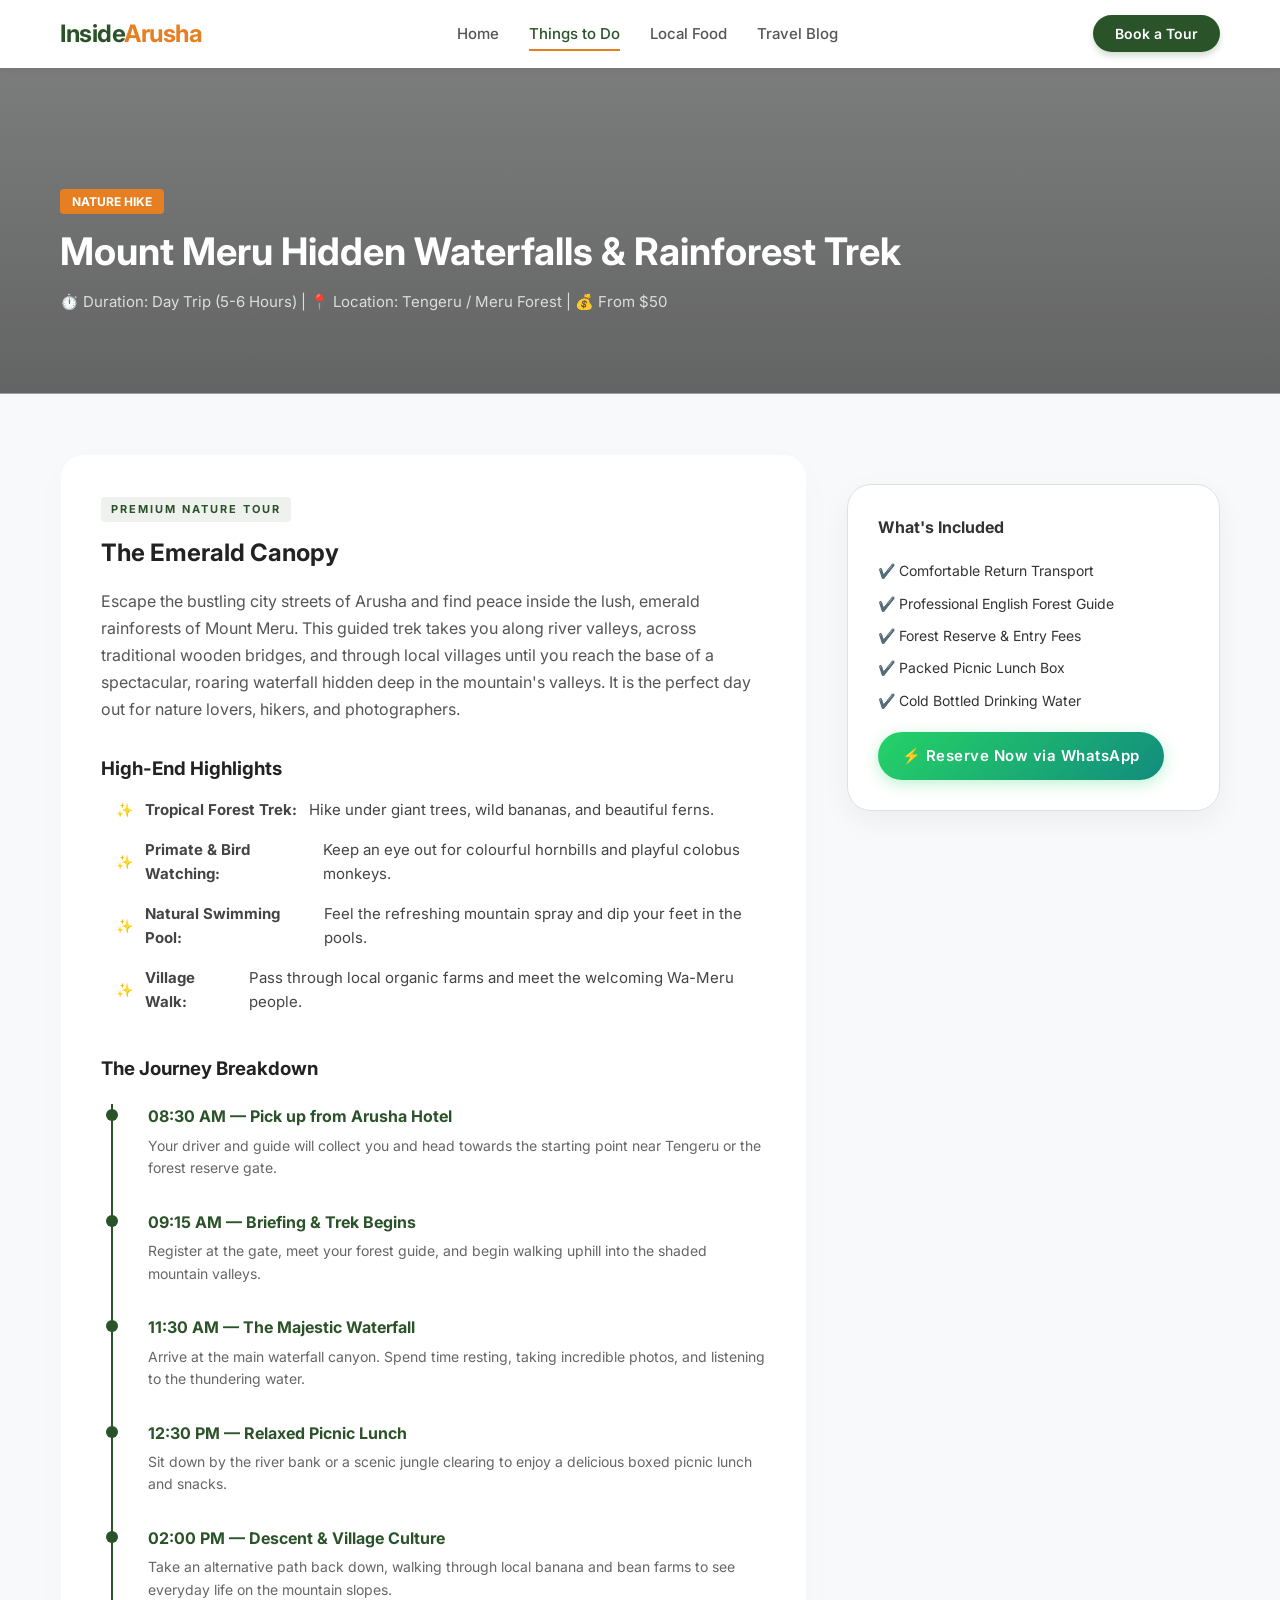
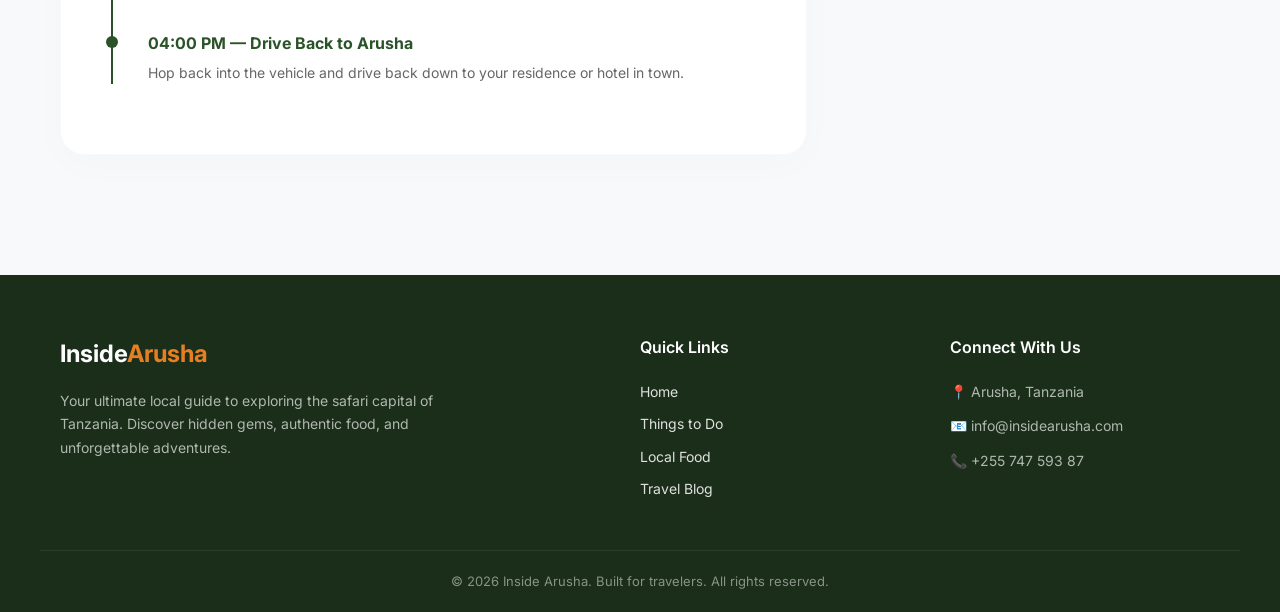
<file: meru-waterfalls.html>
<!DOCTYPE html>
<html lang="en">
<head>
    <meta charset="UTF-8">
    <meta name="viewport" content="width=device-width, initial-scale=1.0">
    <title>Mount Meru Waterfalls Hike | Inside Arusha</title>
    <link href="https://fonts.googleapis.com/css2?family=Inter:wght=400;500;600;700&display=swap" rel="stylesheet">
    <link rel="stylesheet" href="style.css">
    <link rel="icon" type="image/jpeg" href="images/favicon.jpg">
</head>
<body>
    <header class="site-header">
        <div class="header-container">
            <div class="logo"><a href="index.html">Inside<span>Arusha</span></a></div>
            <button class="menu-toggle" id="mobile-menu" aria-label="Toggle navigation">
                <span class="bar"></span>
                <span class="bar"></span>
                <span class="bar"></span>
            </button>
            <nav class="main-navigation" id="nav-menu">
                <ul class="nav-links">
                    <li><a href="index.html">Home</a></li>
                    <li><a href="things-to-do.html" class="active">Things to Do</a></li>
                    <li><a href="local-food.html">Local Food</a></li>
                    <li><a href="blog.html">Travel Blog</a></li>
                </ul>
            </nav>
            <div class="header-action"><a href="https://wa.me/25574759387" target="_blank" class="btn-book">Book a Tour</a></div>
        </div>
    </header>
    <section class="tour-hero waterfalls-hero">
        <div class="tour-hero-overlay">
            <div class="section-container">
                <span class="tour-badge animate-badge">Nature Hike</span>
                <h1 class="tour-main-title">Mount Meru Hidden Waterfalls & Rainforest Trek</h1>
                <p class="tour-meta-info">⏱️ Duration: Day Trip (5-6 Hours) | 📍 Location: Tengeru / Meru Forest | 💰 From $50</p>
            </div>
        </div>
    </section>
    <section class="tour-details-section">
        <div class="section-container tour-grid-layout">
            <div class="tour-main-content unique-minimalist-content">
                <div class="luxury-card-badge">Premium Nature Tour</div>
                <h2>The Emerald Canopy</h2>
                <p class="tour-description">
                    Escape the bustling city streets of Arusha and find peace inside the lush, emerald rainforests of Mount Meru. 
                    This guided trek takes you along river valleys, across traditional wooden bridges, and through local villages 
                    until you reach the base of a spectacular, roaring waterfall hidden deep in the mountain's valleys. 
                    It is the perfect day out for nature lovers, hikers, and photographers.
                </p>

                <h3>High-End Highlights</h3>
                <ul class="tour-bullets luxury-bullets">
                    <li><span>✨</span> <strong>Tropical Forest Trek:</strong> Hike under giant trees, wild bananas, and beautiful ferns.</li>
                    <li><span>✨</span> <strong>Primate & Bird Watching:</strong> Keep an eye out for colourful hornbills and playful colobus monkeys.</li>
                    <li><span>✨</span> <strong>Natural Swimming Pool:</strong> Feel the refreshing mountain spray and dip your feet in the pools.</li>
                    <li><span>✨</span> <strong>Village Walk:</strong> Pass through local organic farms and meet the welcoming Wa-Meru people.</li>
                </ul>

                <h3>The Journey Breakdown</h3>
                <div class="itinerary-timeline luxury-timeline">
                    <div class="timeline-item">
                        <h4>08:30 AM — Pick up from Arusha Hotel</h4>
                        <p>Your driver and guide will collect you and head towards the starting point near Tengeru or the forest reserve gate.</p>
                    </div>
                    <div class="timeline-item">
                        <h4>09:15 AM — Briefing & Trek Begins</h4>
                        <p>Register at the gate, meet your forest guide, and begin walking uphill into the shaded mountain valleys.</p>
                    </div>
                    <div class="timeline-item">
                        <h4>11:30 AM — The Majestic Waterfall</h4>
                        <p>Arrive at the main waterfall canyon. Spend time resting, taking incredible photos, and listening to the thundering water.</p>
                    </div>
                    <div class="timeline-item">
                        <h4>12:30 PM — Relaxed Picnic Lunch</h4>
                        <p>Sit down by the river bank or a scenic jungle clearing to enjoy a delicious boxed picnic lunch and snacks.</p>
                    </div>
                    <div class="timeline-item">
                        <h4>02:00 PM — Descent & Village Culture</h4>
                        <p>Take an alternative path back down, walking through local banana and bean farms to see everyday life on the mountain slopes.</p>
                    </div>
                    <div class="timeline-item">
                        <h4>04:00 PM — Drive Back to Arusha</h4>
                        <p>Hop back into the vehicle and drive back down to your residence or hotel in town.</p>
                    </div>
                </div>
            </div>
            <div class="tour-sidebar">
                <div class="booking-sticky-box high-end-glassbox">
                    <h4>What's Included</h4>
                    <ul class="inclusion-list premium-inclusions">
                        <li><span>✔️</span> Comfortable Return Transport</li>
                        <li><span>✔️</span> Professional English Forest Guide</li>
                        <li><span>✔️</span> Forest Reserve & Entry Fees</li>
                        <li><span>✔️</span> Packed Picnic Lunch Box</li>
                        <li><span>✔️</span> Cold Bottled Drinking Water</li>
                    </ul>
                    <a href="https://wa.me/25574759387?text=Hi!+I'm+interested+in+the+Mount+Meru+Waterfalls+Tour" target="_blank" class="btn-sidebar-book luxury-btn">
                        ⚡ Reserve Now via WhatsApp
                    </a>
                </div>
            </div>

        </div>
    </section>
    <footer class="site-footer">
        <div class="footer-container">
            <div class="footer-brand">
                <h3>Inside<span>Arusha</span></h3>
                <p>Your ultimate local guide to exploring the safari capital of Tanzania. Discover hidden gems, authentic food, and unforgettable adventures.</p>
            </div>
            <div class="footer-links">
                <h4>Quick Links</h4>
                <ul>
                    <li><a href="index.html">Home</a></li>
                    <li><a href="things-to-do.html">Things to Do</a></li>
                    <li><a href="local-food.html">Local Food</a></li>
                    <li><a href="blog.html">Travel Blog</a></li>
                </ul>
            </div>
            <div class="footer-contact">
                <h4>Connect With Us</h4>
                <p>📍 Arusha, Tanzania</p>
                <p>📧 info@insidearusha.com</p>
                <p>📞 +255 747 593 87</p>
            </div>
        </div>
        <div class="footer-bottom">
            <p>&copy; 2026 Inside Arusha. Built for travelers. All rights reserved.</p>
        </div>
    </footer>
    
    <script>
        const menuToggle = document.getElementById('mobile-menu');
        const navMenu = document.getElementById('nav-menu');

        menuToggle.addEventListener('click', () => {
            menuToggle.classList.toggle('is-active');
            navMenu.classList.toggle('active');
        });
    </script>

</body>
</html>
</file>
<file: style.css>
* {
    margin: 0;
    padding: 0;
    box-sizing: border-box;
}

body {
    font-family: 'Inter', sans-serif;
    background-color: #f8f9fa;
    color: #333333;
    line-height: 1.6;
}

a {
    text-decoration: none;
    color: inherit;
    transition: all 0.3s ease;
}

ul {
    list-style: none;
}
.site-header {
    background-color: #ffffff;
    box-shadow: 0 2px 10px rgba(0, 0, 0, 0.05);
    position: sticky;
    top: 0;
    z-index: 1000;
    padding: 15px 0;
}
.header-container {
    max-width: 1200px;
    margin: 0 auto;
    padding: 0 20px;
    display: flex;
    justify-content: space-between;
    align-items: center;
}
.logo a {
    font-size: 24px;
    font-weight: 700;
    color: #2b5329;
    letter-spacing: -0.5px;
}

.logo span {
    color: #e67e22;
}
.nav-links {
    display: flex;
    gap: 30px;
}

.nav-links a {
    font-size: 15px;
    font-weight: 500;
    color: #555555;
    padding: 8px 0;
    position: relative;
}
.nav-links a:hover,
.nav-links a.active {
    color: #2b5329;
}
.nav-links a::after {
    content: '';
    position: absolute;
    bottom: 0;
    left: 0;
    width: 0;
    height: 2px;
    background-color: #e67e22;
    transition: width 0.3s ease;
}

.nav-links a:hover::after,
.nav-links a.active::after {
    width: 100%;
}
.btn-book {
    background-color: #2b5329; 
    color: #ffffff !important;
    padding: 10px 22px;
    border-radius: 25px;
    font-size: 14px;
    font-weight: 600;
    box-shadow: 0 4px 6px rgba(43, 83, 41, 0.2);
}

.btn-book:hover {
    background-color: #1e3b1c;
    transform: translateY(-2px);
    box-shadow: 0 6px 12px rgba(43, 83, 41, 0.3);
}
@media (max-width: 768px) {
    .nav-links {
        display: none;
    }
    
    .logo a {
        font-size: 20px;
    }
    
    .btn-book {
        padding: 8px 16px;
        font-size: 13px;
    }
}
.hero-section {
    position: relative;
    height: 85vh;
    min-height: 500px;
    background-image: url(images/sutirta-budiman-Jgiv1rSIpVM-unsplash.jpg);
    background-size: cover;
    background-position: center;
    background-repeat: no-repeat;
    display: flex;
    align-items: center;
    color: #ffffff;
}

.hero-overlay {
    position: absolute;
    top: 0;
    left: 0;
    width: 100%;
    height: 100%;
    background: linear-gradient(to bottom, rgba(0,0,0,0.4), rgba(0,0,0,0.6));
    z-index: 1;
}

.hero-container {
    position: relative;
    z-index: 2;
    max-width: 800px;
    margin: 0 auto;
    padding: 0 20px;
    text-align: center;
}

.hero-badge {
    background-color: rgba(230, 126, 34, 0.2);
    color: #1237af;
    border: 1px solid rgba(230, 126, 34, 0.4);
    padding: 6px 16px;
    border-radius: 20px;
    font-size: 13px;
    font-weight: 600;
    text-transform: uppercase;
    letter-spacing: 1px;
    display: inline-block;
    margin-bottom: 20px;
}

.hero-title {
    font-size: 48px;
    font-weight: 700;
    line-height: 1.2;
    margin-bottom: 20px;
    letter-spacing: -1px;
}

.hero-title span {
    color: #e67e22;
}

.hero-subtitle {
    font-size: 18px;
    color: #e0e0e0;
    margin-bottom: 35px;
    font-weight: 400;
    max-width: 650px;
    margin-left: auto;
    margin-right: auto;
}

.hero-actions {
    display: flex;
    justify-content: center;
    gap: 20px;
    align-items: center;
}

.btn-primary {
    background-color: #e67e22;
    color: #ffffff;
    padding: 12px 30px;
    border-radius: 30px;
    font-size: 15px;
    font-weight: 600;
    box-shadow: 0 4px 15px rgba(230, 126, 34, 0.3);
}

.btn-primary:hover {
    background-color: #d35400;
    transform: translateY(-2px);
}

.btn-secondary {
    background-color: rgba(255, 255, 255, 0.1);
    color: #ffffff;
    padding: 12px 30px;
    border-radius: 30px;
    font-size: 15px;
    font-weight: 600;
    border: 1px solid rgba(255, 255, 255, 0.4);
    backdrop-filter: blur(5px);
    display: flex;
    align-items: center;
    gap: 8px;
}

.btn-secondary:hover {
    background-color: rgba(255, 255, 255, 0.2);
    border-color: #ffffff;
    transform: translateY(-2px);
}

.services-section {
    padding: 80px 0;
    background-color: #f8f9fa;
}

.section-container {
    max-width: 1200px;
    margin: 0 auto;
    padding: 0 20px;
}

.section-header {
    text-align: center;
    margin-bottom: 50px;
}

.section-tagline {
    color: #2b5329;
    font-weight: 600;
    font-size: 14px;
    text-transform: uppercase;
    letter-spacing: 1px;
    display: block;
    margin-bottom: 10px;
}

.section-title {
    font-size: 36px;
    font-weight: 700;
    color: #222222;
    margin-bottom: 15px;
}

.section-subtitle {
    color: #666666;
    font-size: 16px;
    max-width: 600px;
    margin: 0 auto;
}
    .cards-grid {
    display: grid;
    grid-template-columns: repeat(auto-fit, minmax(320px, 1fr));
    gap: 30px;
    margin-top: 20px;
}

.card {
    background: #ffffff;
    border-radius: 12px;
    overflow: hidden;
    box-shadow: 0 4px 15px rgba(0,0,0,0.03);
    transition: all 0.3s ease;
}

.card:hover {
    transform: translateY(-5px);
    box-shadow: 0 10px 25px rgba(0,0,0,0.08);
}

.card-image {
    height: 240px;
    overflow: hidden;
}

.card-image img {
    width: 100%;
    height: 100%;
    object-fit: cover;
    transition: transform 0.5s ease;
}

.card:hover .card-image img {
    transform: scale(1.05);
}

.card-content {
    padding: 25px;
}

.card-content h3 {
    font-size: 20px;
    color: #222222;
    margin-bottom: 12px;
    font-weight: 600;
}

.card-content p {
    color: #666666;
    font-size: 14px;
    line-height: 1.6;
    margin-bottom: 20px;
}

.card-link {
    color: #2b5329;
    font-weight: 600;
    font-size: 14px;
}

.card-link:hover {
    color: #e67e22;
}

@media (max-width: 768px) {
    .hero-section { height: 75vh; }
    .hero-title { font-size: 32px; }
    .hero-subtitle { font-size: 15px; }
    .hero-actions { flex-direction: column; gap: 12px; }
    .btn-primary, .btn-secondary { width: 100%; justify-content: center; }
    
    .section-title { font-size: 28px; }
    .cards-grid { grid-template-columns: 1fr; } 
}
food-section {
    padding: 80px 0;
    background-color: #ffffff; 
}

.food-grid {
    display: grid;
    grid-template-columns: repeat(auto-fit, minmax(300px, 1fr));
    gap: 30px;
    margin-top: 40px;
}

.food-card {
    background: #f8f9fa;
    border-left: 4px solid #e67e22;
    padding: 30px;
    border-radius: 0 12px 12px 0;
    position: relative;
    box-shadow: 0 4px 15px rgba(0,0,0,0.02);
    transition: all 0.3s ease;
}

.food-card:hover {
    transform: translateY(-3px);
    box-shadow: 0 8px 20px rgba(0,0,0,0.06);
    background-color: #f1f3f5;
}

.food-badge {
    position: absolute;
    top: 15px;
    right: 20px;
    background-color: rgba(43, 83, 41, 0.1);
    color: #2b5329;
    font-size: 11px;
    font-weight: 700;
    text-transform: uppercase;
    padding: 4px 10px;
    border-radius: 4px;
    letter-spacing: 0.5px;
}

.food-content h3 {
    font-size: 20px;
    color: #222222;
    margin-bottom: 15px;
    padding-right: 60px;
}

.food-content p {
    color: #555555;
    font-size: 14px;
    line-height: 1.6;
    margin-bottom: 20px;
}
.best-spot {
    display: block;
    font-size: 13px;
    font-weight: 600;
    color: #2b5329;
    background-color: #ffffff;
    padding: 8px 12px;
    border-radius: 6px;
    border: 1px dashed rgba(43, 83, 41, 0.3);
}

.cafe-highlight {
    margin-top: 50px;
    background: linear-gradient(135deg, #2b5329, #1e3b1c);
    color: #ffffff;
    padding: 35px;
    border-radius: 12px;
    text-align: center;
    box-shadow: 0 10px 20px rgba(43, 83, 41, 0.15);
}

.cafe-highlight h3 {
    font-size: 22px;
    margin-bottom: 10px;
    font-weight: 600;
}

.cafe-highlight p {
    font-size: 15px;
    color: #e0e0e0;
    max-width: 700px;
    margin: 0 auto;
}

@media (max-width: 768px) {
    .food-grid {
        grid-template-columns: 1fr;
    }
    .cafe-highlight h3 {
        font-size: 18px;
    }
    .cafe-highlight p {
        font-size: 13px;
    }
}
.blog-section {
    padding: 80px 0;
    background-color: #f8f9fa;
}

.blog-grid {
    display: grid;
    grid-template-columns: repeat(auto-fit, minmax(320px, 1fr));
    gap: 30px;
    margin-top: 40px;
}
.blog-card {
    background: #ffffff;
    border-radius: 8px;
    overflow: hidden;
    box-shadow: 0 2px 12px rgba(0,0,0,0.02);
    transition: all 0.3s ease;
    margin-top: auto;
}

.blog-card:hover {
    transform: translateY(-5px);
    box-shadow: 0 8px 25px rgba(0,0,0,0.06);
}

.blog-image {
    height: 200px;
    overflow: hidden;
}

.blog-image img {
    width: 100%;
    height: 100%;
    object-fit: cover;
    transition: transform 0.4s ease;
}

.blog-card:hover .blog-image img {
    transform: scale(1.05);
}

.blog-content {
    padding: 25px;
}

.blog-meta {
    display: flex;
    gap: 15px;
    font-size: 12px;
    color: #888888;
    font-weight: 500;
    margin-bottom: 12px;
    text-transform: uppercase;
    letter-spacing: 0.5px;
}

.blog-category {
    color: #e67e22; 
    font-weight: 600;
}

.blog-content h3 {
    font-size: 19px;
    line-height: 1.4;
    margin-bottom: 12px;
}

.blog-content h3 a:hover {
    color: #2b5329; 
}

.blog-content p {
    color: #666666;
    font-size: 14px;
    line-height: 1.6;
    margin-bottom: 18px;
}

.read-more {
    font-size: 14px;
    font-weight: 600;
    color: #2b5329;
    display: inline-block;
}

.read-more:hover {
    color: #e67e22;
    transform: translateX(3px); 
}

@media (max-width: 768px) 
{

    .blog-grid {
        grid-template-columns: 1fr;
    }
}
.site-footer {
    background-color: #1a2e19; 
    color: #e0e0e0;
    padding: 60px 0 20px 0;
    margin-top: 60px;
    font-size: 14px;
}

.footer-container {
    max-width: 1200px;
    margin: 0 auto;
    padding: 0 20px;
    display: grid;
    grid-template-columns: 2fr 1fr 1fr;
    gap: 40px;
    margin-bottom: 40px;
}

.footer-brand h3 {
    font-size: 24px;
    color: #ffffff;
    margin-bottom: 15px;
    font-weight: 700;
}

.footer-brand h3 span {
    color: #e67e22;
}

.footer-brand p {
    line-height: 1.7;
    color: #b0b8b0;
    max-width: 400px;
}

.footer-links h4, .footer-contact h4 {
    color: #ffffff;
    font-size: 16px;
    font-weight: 600;
    margin-bottom: 20px;
}

.footer-links ul li {
    margin-bottom: 10px;
}

.footer-links a:hover {
    color: #e67e22;
    padding-left: 5px; 
}

.footer-contact p {
    margin-bottom: 12px;
    color: #b0b8b0;
}

.footer-bottom {
    border-top: 1px solid rgba(255, 255, 255, 0.08);
    max-width: 1200px;
    margin: 0 auto;
    padding: 20px 20px 0 20px;
    text-align: center;
    color: #889488;
    font-size: 13px;
}

.menu-toggle {
    display: none;
    flex-direction: column;
    cursor: pointer;
    background: transparent;
    border: none;
}

.menu-toggle .bar {
    width: 25px;
    height: 3px;
    background-color: #2b5329;
    margin: 4px 0;
    transition: all 0.3s ease;
}


@media (max-width: 768px) {
    .menu-toggle {
        display: flex; 
        z-index: 1001;
    }
    
    .menu-toggle.is-active .bar:nth-child(2) { opacity: 0; }
    .menu-toggle.is-active .bar:nth-child(1) { transform: translateY(11px) rotate(45deg); }
    .menu-toggle.is-active .bar:nth-child(3) { transform: translateY(-11px) rotate(-45deg); }

    .main-navigation {
        position: fixed;
        top: -100%; 
        left: 0;
        width: 100%;
        background-color: #ffffff;
        padding: 80px 0 30px 0;
        box-shadow: 0 10px 15px rgba(0,0,0,0.05);
        transition: all 0.4s ease;
        z-index: 999;
    }

    .main-navigation.active {
        top: 0;
    }

    .nav-links {
        display: flex;
        flex-direction: column;
        align-items: center;
        gap: 20px;
    }
    
    .header-action {
        display: none;
    }
    
    .footer-container {
        grid-template-columns: 1fr; 
        gap: 30px;
    }
}
.contact-section {
    padding: 80px 0;
    background-color: #ffffff; 
}

.contact-wrapper {
    display: grid;
    grid-template-columns: 1fr 1fr;
    gap: 50px;
    align-items: center;
}

.contact-title {
    font-size: 32px;
    font-weight: 700;
    color: #222222;
    margin-bottom: 15px;
    line-height: 1.3;
}

.contact-text {
    color: #666666;
    font-size: 15px;
    margin-bottom: 30px;
    line-height: 1.6;
}

.info-items {
    display: flex;
    flex-direction: column;
    gap: 20px;
}

.info-item {
    display: flex;
    align-items: center;
    gap: 15px;
    font-size: 15px;
    color: #444444;
}

.info-icon {
    font-size: 20px;
    background-color: #f8f9fa;
    padding: 10px;
    border-radius: 50%;
    box-shadow: 0 2px 5px rgba(0,0,0,0.05);
}

.contact-form-box {
    background: #f8f9fa;
    padding: 40px;
    border-radius: 12px;
    box-shadow: 0 4px 20px rgba(0, 0, 0, 0.02);
}

.form-group {
    margin-bottom: 20px;
}

.form-group label {
    display: block;
    font-size: 14px;
    font-weight: 600;
    color: #333333;
    margin-bottom: 8px;
}

.form-group input,
.form-group select,
.form-group textarea {
    width: 100%;
    padding: 12px 15px;
    border: 1px solid #dddddd;
    border-radius: 6px;
    font-family: 'Inter', sans-serif;
    font-size: 14px;
    color: #333333;
    transition: border-color 0.3s ease;
}

.form-group input:focus,
.form-group select:focus,
.form-group textarea:focus {
    outline: none;
    border-color: #2b5329;
}

.btn-submit {
    width: 100%;
    background-color: #2b5329; 
    color: #ffffff;
    border: none;
    padding: 14px;
    font-size: 15px;
    font-weight: 600;
    border-radius: 6px;
    cursor: pointer;
    transition: background-color 0.3s ease, transform 0.2s ease;
}

.btn-submit:hover {
    background-color: #1e3b1c;
    transform: translateY(-1px);
}

@media (max-width: 768px) {
    .contact-wrapper {
        grid-template-columns: 1fr;
        gap: 40px;
    }
    
    .contact-form-box {
        padding: 25px;
    }
    
    .contact-title {
        font-size: 26px;
    }
}
.contact-socials-minimal {
    display: flex;
    gap: 20px;
    margin-top: 25px;
    border-top: 1px solid #eeeeee; 
    padding-top: 20px;
}

.social-link-min {
    font-size: 14px;
    font-weight: 600;
    color: #666666; 
    position: relative;
    padding-bottom: 4px;
}

.social-link-min::after {
    content: '';
    position: absolute;
    bottom: 0;
    left: 0;
    width: 0;
    height: 2px;
    background-color: #2b5329;
    transition: width 0.3s ease;
}

.social-link-min:hover {
    color: #2b5329;
}

.social-link-min:hover::after {
    width: 100%;
}


.footer-socials {
    display: flex;
    gap: 10px;
    margin-top: 15px;
}

.footer-social-link {
    font-size: 13px;
    color: #b0b8b0; 
    background: transparent;
    padding: 0;
    border: none;
    position: relative;
    margin: right 1px;
    margin-left: 30px;
}

.footer-social-link::after {
    content: '';
    position: absolute;
    bottom: -2px;
    left: 0px;
    right: 30px;
    width: 0;
    height: 1px;
    background-color: #e67e22;
    transition: width 0.3s ease;
    
}

.footer-social-link:hover {
    color: #ffffff; 
}

.footer-social-link:hover::after {
    width: 100%;
}
.tour-hero {
    background-image: linear-gradient(rgba(0,0,0,0.5), rgba(0,0,0,0.6)), url('https://images.unsplash.com/photo-1516426122078-c23e76319801?auto=format&fit=crop&w=1200&q=80');
    background-size: cover;
    background-position: center;
    padding: 120px 0 80px 0;
    color: #ffffff;
}

.tour-badge {
    background-color: #e67e22;
    color: #ffffff;
    padding: 5px 12px;
    border-radius: 4px;
    font-size: 12px;
    font-weight: 700;
    text-transform: uppercase;
}

.tour-main-title {
    font-size: 38px;
    margin: 15px 0;
    font-weight: 700;
    line-height: 1.2;
}

.tour-meta-info {
    font-size: 15px;
    color: #dddddd;
}

.tour-grid-layout {
    display: grid;
    grid-template-columns: 2fr 1fr;
    gap: 40px;
    padding: 60px 0;
}

.tour-main-content h2, .tour-main-content h3 {
    color: #222222;
    margin-bottom: 15px;
}

.tour-description {
    font-size: 16px;
    line-height: 1.7;
    color: #555555;
    margin-bottom: 30px;
}

.tour-bullets {
    list-style: none;
    margin-bottom: 40px;
}

.tour-bullets li {
    font-size: 15px;
    margin-bottom: 12px;
    color: #444444;
}

.itinerary-timeline {
    border-left: 2px solid #2b5329;
    padding-left: 20px;
    margin-top: 20px;
}

.timeline-item {
    position: relative;
    margin-bottom: 30px;
}

.timeline-item::before {
    content: '';
    position: absolute;
    left: -27px;
    top: 5px;
    width: 12px;
    height: 12px;
    background-color: #2b5329;
    border-radius: 50%;
}

.timeline-item h4 {
    font-size: 16px;
    color: #2b5329;
    margin-bottom: 5px;
}

.timeline-item p {
    font-size: 14px;
    color: #666666;
}

.booking-sticky-box {
    background-color: #f8f9fa;
    padding: 30px;
    border-radius: 8px;
    border: 1px solid #eeeeee;
    position: sticky;
    top: 100px;
}

.inclusion-list {
    list-style: none;
    margin: 20px 0;
}

.inclusion-list li {
    font-size: 14px;
    margin-bottom: 10px;
}

.btn-sidebar-book {
    display: block;
    text-align: center;
    background-color: #25d366; 
    color: #ffffff;
    padding: 14px;
    border-radius: 6px;
    font-weight: 700;
    text-decoration: none;
    font-size: 15px;
    transition: background 0.3s;
}

.btn-sidebar-book:hover {
    background-color: #128c7e;
    color: #ffffff;
}

@media (max-width: 768px) {
    .tour-grid-layout {
        grid-template-columns: 1fr;
    }
    .tour-main-title {
        font-size: 28px;
    }
}
 .section-container {
        padding-left: 20px !important;
        padding-right: 20px !important;
    }

    .tour-main-content {
        padding: 0 10px;
    }

    .tour-bullets {
        padding-left: 15px;
    }
    
    .itinerary-timeline {
        margin-left: 10px;
    }
.cultural-hero {
    background-image: linear-gradient(rgba(0,0,0,0.5), rgba(0,0,0,0.6)), url('https://images.unsplash.com/photo-1489440543286-a6933013dfc3?auto=format&fit=crop&w=1200&q=80');
}
.coffee-hero {
    background-image: linear-gradient(rgba(0,0,0,0.5), rgba(0,0,0,0.6)), url('https://images.unsplash.com/photo-1514432324607-a09d9b4aefdd?auto=format&fit=crop&w=1200&q=80') !important;
}
.chemka-hero {
    background-image: linear-gradient(rgba(0,0,0,0.4), rgba(0,0,0,0.6)), url('https://images.unsplash.com/photo-1540555700478-4be289fbecef?auto=format&fit=crop&w=1200&q=80') !important;
}

.animate-badge {
    animation: pulseGlow 2s infinite alternate;
}

@keyframes pulseGlow {
    0% { transform: scale(1); box-shadow: 0 0 0 0 rgba(230, 126, 34, 0.4); }
    100% { transform: scale(1.05); box-shadow: 0 0 10px 4px rgba(230, 126, 34, 0); }
}

.unique-minimalist-content {
    background: #ffffff;
    padding: 40px;
    border-radius: 16px;
    box-shadow: 0 4px 30px rgba(0, 0, 0, 0.02);
    border: 1px solid #f1f2f6;
}

.luxury-card-badge {
    display: inline-block;
    font-size: 11px;
    text-transform: uppercase;
    letter-spacing: 2px;
    color: #2b5329;
    font-weight: 700;
    margin-bottom: 10px;
}

.luxury-bullets li {
    display: flex;
    align-items: center;
    gap: 12px;
    font-size: 15px;
    margin-bottom: 16px !important;
}

.luxury-bullets li span {
    font-size: 14px;
    transition: transform 0.3s;
}

.luxury-bullets li:hover span {
    transform: rotate(20deg) scale(1.2);
}

.luxury-timeline .timeline-item {
    padding-left: 10px;
    transition: all 0.3s ease;
}

.luxury-timeline .timeline-item:hover {
    transform: translateX(8px);
    border-left: 2px solid #e67e22;
}

.high-end-glassbox {
    background: rgba(255, 255, 255, 0.75) !important;
    backdrop-filter: blur(12px) !important;
    -webkit-backdrop-filter: blur(12px) !important;
    border: 1px solid rgba(255, 255, 255, 0.6) !important;
    box-shadow: 0 8px 32px 0 rgba(31, 38, 135, 0.05) !important;
    border-radius: 16px !important;
    transition: transform 0.4s cubic-bezier(0.165, 0.84, 0.44, 1);
}

.high-end-glassbox:hover {
    transform: translateY(-5px);
    box-shadow: 0 12px 40px 0 rgba(31, 38, 135, 0.08) !important;
}

.luxury-btn {
    background: linear-gradient(135deg, #25d366, #128c7e) !important;
    border-radius: 50px !important; /* Inakuwa duara pembeni (Round Oval) */
    letter-spacing: 0.5px;
    box-shadow: 0 4px 15px rgba(37, 211, 102, 0.3) !important;
    transition: all 0.3s ease !important;
}

.luxury-btn:hover {
    box-shadow: 0 6px 20px rgba(37, 211, 102, 0.5) !important;
    letter-spacing: 1px;
}
.card-item {
    background: #ffffff;
    border-radius: 20px;
    padding: 20px;
    transition: all 0.4s ease;
    border: 1px solid #f0f0f0;
}

.card-item:hover {
    transform: translateY(-10px);
    box-shadow: 0 20px 40px rgba(0,0,0,0.08);
    border: 1px solid #e67e22; 
}
.food-hero {
    background: linear-gradient(rgba(0,0,0,0.3), rgba(0,0,0,0.5)), url('https://images.unsplash.com/photo-1544025162-d76694265947?auto=format&fit=crop&w=1200&q=80');
    background-size: cover;
    background-position: center;
    backdrop-filter: blur(5px);
}
html {
    scroll-behavior: smooth;
    font-family: 'Inter', sans-serif;
}

.card-item, .blog-card, .food-card {
    background: #ffffff !important;
    border-radius: 20px !important;
    padding: 24px !important;
    border: 1px solid #f1f2f6 !important;
    box-shadow: 0 4px 20px rgba(0, 0, 0, 0.01) !important;
    transition: all 0.4s cubic-bezier(0.165, 0.84, 0.44, 1) !important;
}

.card-item:hover, .blog-card:hover, .food-card:hover {
    transform: translateY(-8px) !important;
    box-shadow: 0 20px 40px rgba(43, 83, 41, 0.08) !important; 
    border-color: #e67e22 !important; 
}

.food-card:hover .food-card-image img {
    transform: scale(1.05);
}

.unique-minimalist-content {
    background: #ffffff !important;
    padding: 40px !important;
    border-radius: 24px !important;
    box-shadow: 0 10px 40px rgba(0, 0, 0, 0.02) !important;
    border: 1px solid #f8f9fa !important;
}

.luxury-card-badge {
    display: inline-block !important;
    font-size: 11px !important;
    text-transform: uppercase !important;
    letter-spacing: 2px !important;
    color: #2b5329 !important;
    font-weight: 700 !important;
    margin-bottom: 12px !important;
    background: rgba(43, 83, 41, 0.08) !important;
    padding: 4px 10px !important;
    border-radius: 4px !important;
}

.animate-badge {
    animation: pulseGlow 2.5s infinite alternate !important;
}

@keyframes pulseGlow {
    0% { transform: scale(1); box-shadow: 0 0 0 0 rgba(230, 126, 34, 0.4); }
    100% { transform: scale(1.04); box-shadow: 0 0 12px 6px rgba(230, 126, 34, 0); }
}

.luxury-timeline .timeline-item {
    padding-left: 15px !important;
    transition: all 0.3s cubic-bezier(0.25, 0.8, 0.25, 1) !important;
}

.luxury-timeline .timeline-item:hover {
    transform: translateX(10px) !important;
    border-left: 2px solid #e67e22 !important;
}

.high-end-glassbox {
    background: rgba(255, 255, 255, 0.9) !important;
    backdrop-filter: blur(16px) !important;
    -webkit-backdrop-filter: blur(16px) !important;
    border: 1px solid #e0e0e0 !important; 
    box-shadow: 0 10px 30px rgba(0, 0, 0, 0.05) !important;
    border-radius: 24px !important;
    padding: 30px !important; 
    margin-top: 30px !important;
    display: block !important;
    transition: all 0.4s ease !important;
}

.high-end-glassbox:hover {
    transform: translateY(-5px) !important;
    box-shadow: 0 20px 40px rgba(0, 0, 0, 0.08) !important;
}
}

.high-end-glassbox:hover {
    transform: translateY(-5px) !important;
    box-shadow: 0 20px 50px rgba(0, 0, 0, 0.06) !important;
}
.luxury-btn {
    background: linear-gradient(135deg, #25d366, #128c7e) !important;
    border-radius: 50px !important;
    padding: 12px 24px !important; 
    display: inline-block !important;
    text-align: center !important;
    text-decoration: none !important;
    color: white !important;
    font-weight: 600 !important;
    transition: all 0.3s ease !important;
    width: auto !important; 
}

.luxury-btn:hover {
    box-shadow: 0 8px 25px rgba(37, 211, 102, 0.45) !important;
    letter-spacing: 1.2px !important;
}

@media (max-width: 768px) {
    .section-container {
        padding-left: 24px !important;
        padding-right: 24px !important;
    }
    .unique-minimalist-content {
        padding: 24px !important;
    }
}
.heritage-hero {
    background-image: linear-gradient(rgba(0,0,0,0.5), rgba(0,0,0,0.6)), url('https://images.unsplash.com/photo-1547891654-e66ed7edd96c?auto=format&fit=crop&w=1200&q=80') !important;
}
.premium-blog-card {
    background: #ffffff !important;
    border-radius: 24px !important;
    box-shadow: 0 10px 30px rgba(0,0,0,0.05) !important;
    overflow: hidden !important;
    border: 1px solid #eee !important;
    display: flex !important;
    flex-direction: column !important;
    transition: all 0.4s cubic-bezier(0.165, 0.84, 0.44, 1) !important;
}

/* Kadi ikiguswa na panya (Hover Effect) inajinyanyua juu na kivuli kuongezeka */
.premium-blog-card:hover {
    transform: translateY(-10px) !important;
    box-shadow: 0 20px 40px rgba(0, 0, 0, 0.12) !important;
    border-color: #25d366 !important;
    cursor: pointer;
}

/* Muundo wa Picha za ndani ya Kadi */
.blog-card-img {
    width: 100% !important;
    height: 190px !important;
    object-fit: cover !important;
    display: block !important;
    transition: transform 0.4s ease !important;
}

/* Picha ikuzike kwa ndani kadi ikiguswa (Zoom in effect) */
.premium-blog-card:hover .blog-card-img {
    transform: scale(1.03) !important;
}

/* Sehemu ya Maandishi ndani ya kadi */
.blog-card-body {
    padding: 24px !important;
    display: flex !important;
    flex-direction: column !important;
    flex-grow: 1 !important;
}

.blog-card-body h3 {
    margin-top: 10px !important;
    font-size: 18px !important;
    color: #111 !important;
    font-weight: 700 !important;
}

.blog-card-body p {
    font-size: 14px !important;
    color: #555 !important;
    line-height: 1.6 !important;
    margin-bottom: 20px !important;
}

/* Link ya WhatsApp chini ya kila kadi */
.blog-whatsapp-link {
    font-size: 14px !important;
    font-weight: 600 !important;
    color: #25d366 !important;
    text-decoration: none !important;
    margin-top: auto !important;
    display: inline-block !important;
    transition: color 0.3s ease !important;
}

.blog-whatsapp-link:hover {
    color: #128c7e !important;
    text-decoration: underline !important;
}
    display: flex !important;
    flex-wrap: wrap !important;
    gap: 16px !important;
    margin-top: 30px !important;
    justify-content: center !important; /* Inaviweka katikati vizuri */
}
.hero-actions-v2 {
    display: flex !important;
    justify-content: center !important;
    align-items: center !important;
    gap: 20px !important; /* Inatenganisha vitufe visitangane */
    margin-top: 35px !important;
    width: 100% !important;
}

/* 1. Kitufe cha Start Exploring kilichorudiwa upya */
.btn-explore-v2 {
    display: inline-block !important;
    padding: 14px 32px !important;
    border-radius: 50px !important;
    background-color: #e67e22 !important; /* Rangi ya machungwa thabiti */
    color: #ffffff !important;
    font-family: 'Inter', sans-serif !important;
    font-size: 16px !important;
    font-weight: 600 !important;
    text-decoration: none !important;
    transition: all 0.3s ease !important;
    box-shadow: 0 4px 15px rgba(230, 126, 34, 0.4) !important;
    border: none !important;
    cursor: pointer !important;
}

.btn-explore-v2:hover {
    background-color: #d35400 !important;
    transform: translateY(-3px) !important;
    box-shadow: 0 8px 20px rgba(230, 126, 34, 0.6) !important;
}

/* 2. Kitufe cha Watch Video kilichonyooshwa */
.btn-watch-v2 {
    display: inline-flex !important;
    align-items: center !important;
    gap: 10px !important;
    padding: 14px 28px !important;
    border-radius: 50px !important;
    background: rgba(255, 255, 255, 0.15) !important; /* Muonekano wa Kioo */
    color: #ffffff !important;
    font-family: 'Inter', sans-serif !important;
    font-size: 16px !important;
    font-weight: 600 !important;
    text-decoration: none !important;
    border: 1.5px solid rgba(255, 255, 255, 0.4) !important;
    backdrop-filter: blur(8px) !important;
    transition: all 0.3s ease !important;
    cursor: pointer !important;
}

.btn-watch-v2:hover {
    background: #ffffff !important;
    color: #111111 !important;
    transform: translateY(-3px) !important;
    border-color: #ffffff !important;
}

/* Duara la icon ya play */
.play-icon-v2 {
    font-size: 12px !important;
    background: rgba(255, 255, 255, 0.2) !important;
    width: 26px !important;
    height: 26px !important;
    display: flex !important;
    align-items: center !important;
    justify-content: center !important;
    border-radius: 50px !important;
    transition: all 0.3s ease !important;
}

.btn-watch-v2:hover .play-icon-v2 {
    background: rgba(0, 0, 0, 0.08) !important;
}
.tours-grid, .grid-container, .destinations-grid {
    display: grid !important;
    grid-template-columns: repeat(auto-fit, minmax(300px, 1fr)) !important;
    gap: 25px !important;
    width: 100% !important;
    max-width: 1200px !important;
    margin: 30px auto !important;
    padding: 0 20px !important;
    align-items: stretch !important;
}

/* Kila kadi iwe na umbo thabiti na isivuje */
.tour-card, .card-destination {
    background: #ffffff !important;
    border-radius: 16px !important;
    overflow: hidden !important;
    box-shadow: 0 4px 15px rgba(0, 0, 0, 0.05) !important;
    display: flex !important;
    flex-direction: column !important;
    height: 100% !important;
}

/* Picha za kadi zote zinyooke kwa urefu sawa na zisijinyooshe vibaya */
.tour-card img, .card-destination img, .card-image {
    width: 100% !important;
    height: 220px !important; /* Urefu unaofaa kwa kadi zote tatu */
    object-fit: cover !important; /* Inazuia picha isibonyezwe au kupoteza umbo */
    display: flexbox;
    margin-top: 20px;
}

/* Sehemu ya maandishi ndani ya kila kadi */
.tour-info, .card-content {
    padding: 20px !important;
    flex-grow: 1 !important;
    display: flex !important;
    flex-direction: column !important;
    justify-content: space-between !important;
}
.whatsapp-btn {
    position: fixed;
    bottom: 60px;
    right: 30px;
    background-color: #25d366;
    color: white;
    padding: 15px 25px;
    border-radius: 50px;
    text-decoration: none;
    font-weight: bold;
    font-family: Arial, sans-serif;
    display: flex;
    align-items: center;
    gap: 10px;
    box-shadow: 0px 4px 10px rgba(0, 0, 0, 0.3);
    z-index: 1000;
    transition: transform 0.3s ease, background-color 0.3s ease;
}

.whatsapp-btn:hover {
    background-color: #128c7e;
    transform: scale(1.05);
    color: white;
}

/* Video Modal Styles */
.video-modal {
    position: fixed;
    top: 0;
    left: 0;
    width: 100%;
    height: 100%;
    z-index: 10000;
    display: flex;
    align-items: center;
    justify-content: center;
    opacity: 0;
    pointer-events: none;
    transition: opacity 0.3s ease;
}

.video-modal.open {
    opacity: 1;
    pointer-events: auto;
}

.modal-overlay {
    position: absolute;
    top: 0;
    left: 0;
    width: 100%;
    height: 100%;
    background: rgba(0, 0, 0, 0.85);
    backdrop-filter: blur(8px);
}

.modal-content {
    position: relative;
    width: 90%;
    max-width: 800px;
    background: #000;
    border-radius: 16px;
    overflow: hidden;
    box-shadow: 0 25px 50px -12px rgba(0, 0, 0, 0.5);
    transform: scale(0.9);
    transition: transform 0.3s cubic-bezier(0.175, 0.885, 0.32, 1.275);
}

.video-modal.open .modal-content {
    transform: scale(1);
}

.modal-close {
    position: absolute;
    top: 15px;
    right: 15px;
    background: rgba(255, 255, 255, 0.2);
    border: none;
    color: #fff;
    font-size: 24px;
    width: 40px;
    height: 40px;
    border-radius: 50%;
    cursor: pointer;
    display: flex;
    align-items: center;
    justify-content: center;
    transition: background 0.2s ease, transform 0.2s ease;
    z-index: 10;
}

.modal-close:hover {
    background: rgba(255, 255, 255, 0.4);
    transform: rotate(90deg);
}

.iframe-container {
    position: relative;
    width: 100%;
    padding-top: 56.25%; /* 16:9 aspect ratio */
}

.iframe-container iframe {
    position: absolute;
    top: 0;
    left: 0;
    width: 100%;
    height: 100%;
    border: 0;
}
</file>
